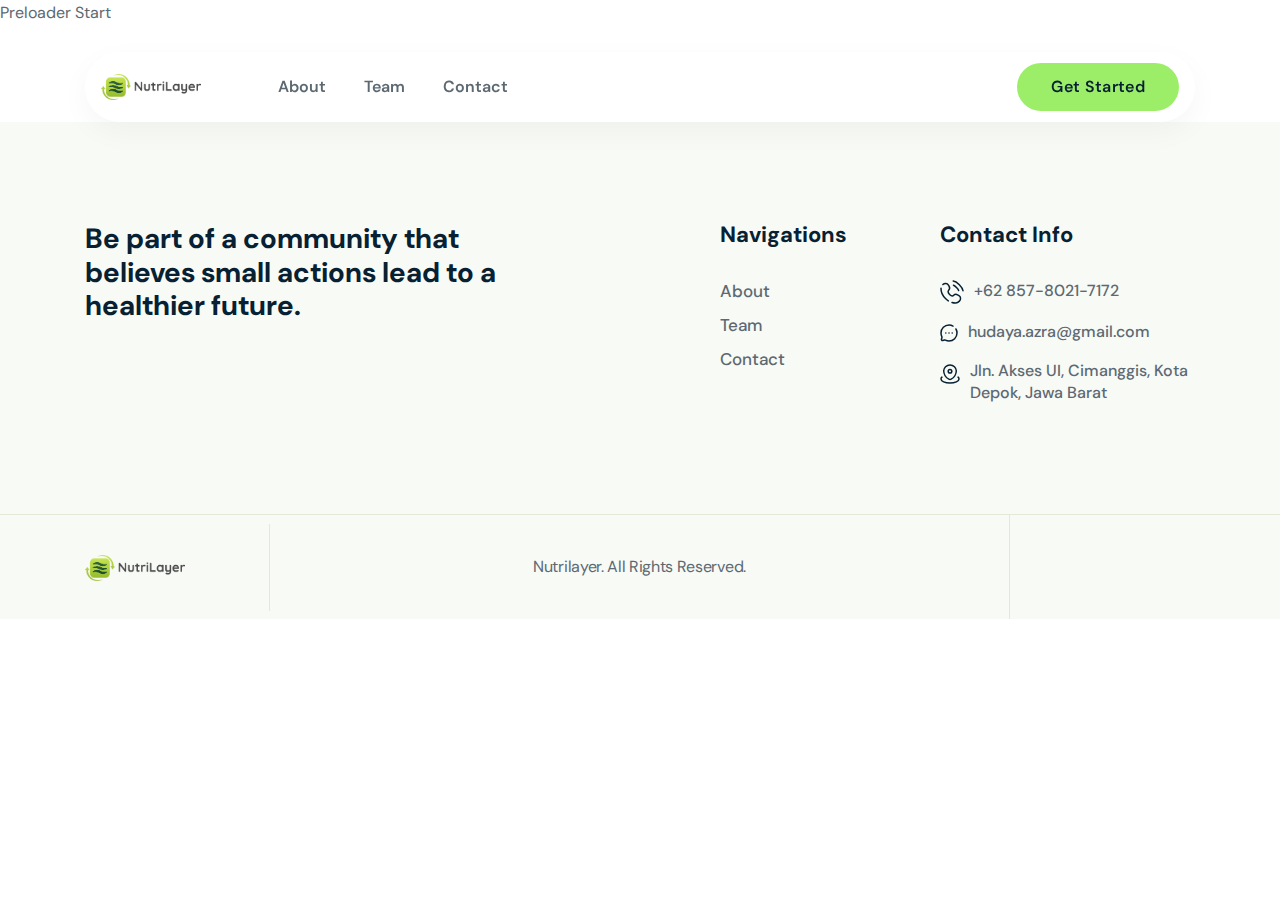
<file: about.html>
<!DOCTYPE html>
<html class="no-js" lang="en">
  <head>
    <meta charset="utf-8" />
    <meta http-equiv="x-ua-compatible" content="ie=edge" />
    <title>Nutrilayer</title>
    <meta
      name="description"
      content="Nutrilayer — sustainable packaging design that inspires trust, wellbeing, and climate care."
    />
    <meta name="viewport" content="width=device-width, initial-scale=1" />

    <!-- Place favicon.ico in the root directory -->
    <link
      rel="shortcut icon"
      type="image/x-icon"
      href="../assets/img/digital/logo/favicon.png"
    />

    <!-- CSS here -->
    <link rel="stylesheet" href="../assets/css/bootstrap.css" />
    <link rel="stylesheet" href="../assets/css/swiper-bundle.css" />
    <link rel="stylesheet" href="../assets/css/magnific-popup.css" />
    <link rel="stylesheet" href="../assets/css/font-awesome-pro.css" />
    <link rel="stylesheet" href="../assets/css/spacing.css" />
    <link rel="stylesheet" href="../assets/css/main.css" />
  </head>

  <body>
    Preloader Start
    <div class="preloader digi-loading">
      <div class="digi-loader"></div>
    </div>
    <!-- Preloader End -->

    <!-- back to top start -->
    <div class="back-to-top-wrapper back-to-top-digi">
      <button id="back_to_top" type="button" class="back-to-top-btn">
        <svg
          width="12"
          height="7"
          viewBox="0 0 12 7"
          fill="none"
          xmlns="http://www.w3.org/2000/svg"
        >
          <path
            d="M11 6L6 1L1 6"
            stroke="currentColor"
            stroke-width="1.5"
            stroke-linecap="round"
            stroke-linejoin="round"
          />
        </svg>
      </button>
    </div>
    <!-- back to top end -->

    <!-- tp-offcanvus-area-end -->
    <div class="tp-offcanvas-area">
      <div class="tp-offcanvas-wrapper">
        <div
          class="tp-offcanvas-top d-flex align-items-center justify-content-between"
        >
          <div class="tp-offcanvas-logo">
            <a href="index.html">
              <img
                data-width="100"
                src="../assets/img/digital/logo/logo.png"
                alt="Nutrilayer logo"
              />
            </a>
          </div>
          <div class="tp-offcanvas-close">
            <button class="tp-offcanvas-close-btn">
              <svg
                width="37"
                height="38"
                viewBox="0 0 37 38"
                fill="none"
                xmlns="http://www.w3.org/2000/svg"
              >
                <path
                  d="M9.19141 9.80762L27.5762 28.1924"
                  stroke="currentColor"
                  stroke-width="1.5"
                  stroke-linecap="round"
                  stroke-linejoin="round"
                />
                <path
                  d="M9.19141 28.1924L27.5762 9.80761"
                  stroke="currentColor"
                  stroke-width="1.5"
                  stroke-linecap="round"
                  stroke-linejoin="round"
                />
              </svg>
            </button>
          </div>
        </div>
        <div class="tp-offcanvas-main">
          <div class="tp-offcanvas-content">
            <h3 class="tp-offcanvas-title">Hello there!</h3>
            <p>
              At Nutrilayer we create packaging that does more than contain — it
              communicates. Our smart pack solutions combine readable nutrition
              data, QR-driven education, and circular-material choices so brands
              can protect product, people, and the planet.
            </p>
          </div>
          <div class="tp-offcanvas-menu d-xl-none">
            <nav></nav>
          </div>
          <div class="tp-offcanvas-contact">
            <h3 class="tp-offcanvas-title fs-20">Contact</h3>
            <ul>
              <li><a href="tel:+6285780217172">+62 857-8021-7172</a></li>
              <li>
                <a href="mailto:hudaya.azra@gmail.com">hudaya.azra@gmail.com</a>
              </li>
              <li>
                <a href="#">Jln. Akses UI, Cimanggis, Depok, West Java</a>
              </li>
            </ul>
          </div>
        </div>
      </div>
    </div>
    <div class="body-overlay"></div>
    <!-- tp-offcanvus-area-end -->

    <header class="tp-header-height">
      <!-- header-area-start -->
      <div class="tp-header-area">
        <div class="tp-header-digi-top d-none d-lg-block"></div>
        <div id="tp-header-sticky" class="tp-header-digi-bottom digi-sticky-bg">
          <div class="container">
            <div
              class="tp-header-digi-wrapper tp-header-md-space tp-round-100 p-relative"
            >
              <div class="row align-items-center">
                <div class="col-xl-9 col-md-4 col-5">
                  <div
                    class="tp-header-digi-menu-wrap d-flex align-items-center"
                  >
                    <div
                      class="tp-header-logo lh-1 d-flex align-content-center"
                    >
                      <a href="index.html"
                        ><img
                          data-width="100"
                          src="../assets/img/digital/logo/logo.png"
                          alt="Nutrilayer logo"
                      /></a>
                    </div>
                    <div
                      class="tp-main-menu tp-main-menu-digi ml-90 d-none d-xl-block"
                    >
                      <nav class="tp-mobile-menu-active">
                        <ul>
                          <li><a href="about.html">About</a></li>
                          <li><a href="team.html">Team</a></li>
                          <li><a href="contact.html">Contact</a></li>
                        </ul>
                      </nav>
                    </div>
                  </div>
                </div>
                <div class="col-xl-3 col-md-8 col-7">
                  <div
                    class="tp-header-digi-btn d-flex align-items-center justify-content-end"
                  >
                    <a
                      class="tp-btn fw-600 tp-text-common-black tp-bg-theme-primary d-none d-sm-block tp-round-100"
                      href="contact.html"
                      >Get Started</a
                    >
                    <button
                      class="tp-header-bar tp-offcanvas-open-btn d-xl-none ml-10"
                    >
                      <span>
                        <svg
                          width="25"
                          height="25"
                          viewBox="0 0 25 25"
                          fill="none"
                          xmlns="http://www.w3.org/2000/svg"
                        >
                          <path
                            d="M21.8808 10.2976H3.8808"
                            stroke="currentcolor"
                            stroke-width="2"
                            stroke-linecap="round"
                            stroke-linejoin="round"
                          />
                          <path
                            d="M21.8808 6.29756H3.8808"
                            stroke="currentcolor"
                            stroke-width="2"
                            stroke-linecap="round"
                            stroke-linejoin="round"
                          />
                          <path
                            d="M21.8808 14.2976H3.8808"
                            stroke="currentcolor"
                            stroke-width="2"
                            stroke-linecap="round"
                            stroke-linejoin="round"
                          />
                          <path
                            d="M21.8808 18.2976H3.8808"
                            stroke="currentcolor"
                            stroke-width="2"
                            stroke-linecap="round"
                            stroke-linejoin="round"
                          />
                        </svg>
                      </span>
                    </button>
                  </div>
                </div>
              </div>
            </div>
          </div>
        </div>
      </div>
      <!-- header-area-end -->
    </header>

    <footer>
      <!-- footer area start -->
      <div class="tp-footer-area tp-whitest-bg pt-155">
        <div class="container">
          <div class="pb-70">
            <div class="row">
              <div class="col-xl-5 col-lg-4 col-md-6">
                <div class="tp-footer-digi-widget mb-40">
                  <h4 class="tp-ff-body fs-28 mb-30">
                    Be part of a community that believes small actions lead to a
                    healthier future.
                  </h4>
                </div>
              </div>
              <div class="col-xl-4 col-lg-4 col-md-6 col-sm-6">
                <div class="tp-footer-digi-widget space mb-40 ml-160">
                  <h4 class="tp-ff-body fs-22 mb-30">Navigations</h4>
                  <ul>
                    <li><a href="#">About</a></li>
                    <li><a href="#">Team</a></li>
                    <li><a href="#">Contact</a></li>
                  </ul>
                </div>
              </div>
              <div class="col-xl-3 col-lg-4 col-md-12 col-sm-6">
                <div class="tp-footer-digi-widget mb-40">
                  <h4 class="tp-ff-body fs-22 mb-30">Contact Info</h4>
                  <div class="d-flex">
                    <span class="mr-10 mb-15">
                      <svg
                        width="24"
                        height="24"
                        viewBox="0 0 24 24"
                        fill="none"
                        xmlns="http://www.w3.org/2000/svg"
                      >
                        <path
                          d="M13.2227 1C13.2227 1 15.9115 1.24444 19.3336 4.66659C22.7558 8.08874 23.0002 10.7776 23.0002 10.7776"
                          stroke="#072032"
                          stroke-width="1.5"
                          stroke-linecap="round"
                        />
                        <path
                          d="M13.4756 5.32031C13.4756 5.32031 14.6855 5.666 16.5004 7.48087C18.3152 9.29574 18.6609 10.5056 18.6609 10.5056"
                          stroke="#072032"
                          stroke-width="1.5"
                          stroke-linecap="round"
                        />
                        <path
                          d="M1.00801 8.25207C0.919597 10.5842 1.50981 14.5447 5.48265 18.5175C6.44111 19.476 7.39885 20.2376 8.33317 20.8403M2.8795 4.59055C4.58196 2.88809 7.29819 3.11683 8.37912 5.05369L9.17234 6.47501C9.88818 7.75769 9.60081 9.44033 8.47337 10.5678C8.47337 10.5678 8.47337 10.5678 8.47337 10.5678C8.47325 10.5679 7.10592 11.9355 9.58533 14.4149C12.0641 16.8936 13.4316 15.5276 13.4324 15.5268C13.4324 15.5268 13.4324 15.5268 13.4325 15.5268C14.5599 14.3994 16.2425 14.112 17.5252 14.8279L18.9465 15.6211C20.8834 16.702 21.1121 19.4182 19.4097 21.1207C18.3867 22.1437 17.1335 22.9397 15.7481 22.9922C14.7532 23.0299 13.4619 22.9441 11.9998 22.5249"
                          stroke="#072032"
                          stroke-width="1.5"
                          stroke-linecap="round"
                        />
                      </svg>
                    </span>
                    <a
                      class="fw-500 hover-text-black fs-16"
                      href="tel:+6285780217172"
                      >+62 857-8021-7172</a
                    >
                  </div>
                  <div class="d-flex mb-15">
                    <span class="mr-10">
                      <svg
                        width="18"
                        height="18"
                        viewBox="0 0 18 18"
                        fill="none"
                        xmlns="http://www.w3.org/2000/svg"
                      >
                        <path
                          d="M6.6 8.99945C6.6 9.44128 6.24183 9.79945 5.8 9.79945C5.35817 9.79945 5 9.44128 5 8.99945C5 8.55762 5.35817 8.19945 5.8 8.19945C6.24183 8.19945 6.6 8.55762 6.6 8.99945Z"
                          fill="#072032"
                        />
                        <path
                          d="M9.8 8.99945C9.8 9.44128 9.44183 9.79945 9 9.79945C8.55817 9.79945 8.2 9.44128 8.2 8.99945C8.2 8.55762 8.55817 8.19945 9 8.19945C9.44183 8.19945 9.8 8.55762 9.8 8.99945Z"
                          fill="#072032"
                        />
                        <path
                          d="M13 8.99945C13 9.44128 12.6418 9.79945 12.2 9.79945C11.7582 9.79945 11.4 9.44128 11.4 8.99945C11.4 8.55762 11.7582 8.19945 12.2 8.19945C12.6418 8.19945 13 8.55762 13 8.99945Z"
                          fill="#072032"
                        />
                        <path
                          d="M13 2.07026C11.8233 1.38958 10.4571 1 9 1C4.58172 1 1 4.58172 1 9C1 10.2797 1.30049 11.4893 1.83477 12.562C1.97675 12.847 2.02401 13.1729 1.94169 13.4805L1.46521 15.2613C1.25836 16.0344 1.96561 16.7416 2.73868 16.5348L4.51951 16.0583C4.82715 15.976 5.15297 16.0233 5.43802 16.1652C6.51069 16.6995 7.72025 17 9 17C13.4183 17 17 13.4183 17 9C17 7.54285 16.6104 6.17669 15.9297 5"
                          stroke="#072032"
                          stroke-width="1.5"
                          stroke-linecap="round"
                        />
                      </svg>
                    </span>
                    <a
                      class="fw-500 hover-text-black fs-16"
                      href="mailto:hudaya.azra@gmail.com"
                      >hudaya.azra@gmail.com</a
                    >
                  </div>
                  <div class="d-flex mb-15">
                    <span class="mr-10">
                      <svg
                        width="20"
                        height="20"
                        viewBox="0 0 20 20"
                        fill="none"
                        xmlns="http://www.w3.org/2000/svg"
                      >
                        <path
                          d="M3.69922 6.86317C3.69922 3.62503 6.51983 1 9.99922 1C13.4786 1 16.2992 3.62503 16.2992 6.86317C16.2992 10.0759 14.2885 13.8249 11.1513 15.1656C10.4199 15.4781 9.57849 15.4781 8.84716 15.1656C5.70996 13.8249 3.69922 10.0759 3.69922 6.86317Z"
                          stroke="#072032"
                          stroke-width="1.5"
                        />
                        <path
                          d="M11.7992 7.3C11.7992 8.29411 10.9933 9.1 9.99922 9.1C9.00511 9.1 8.19922 8.29411 8.19922 7.3C8.19922 6.30589 9.00511 5.5 9.99922 5.5C10.9933 5.5 11.7992 6.30589 11.7992 7.3Z"
                          stroke="#072032"
                          stroke-width="1.5"
                        />
                        <path
                          d="M18.0645 13.1502C18.6633 13.6924 19 14.3036 19 14.9502C19 17.1869 14.9706 19.0002 10 19.0002C5.02944 19.0002 1 17.1869 1 14.9502C1 14.3036 1.33671 13.6924 1.93552 13.1502"
                          stroke="#072032"
                          stroke-width="1.5"
                          stroke-linecap="round"
                        />
                      </svg>
                    </span>
                    <a
                      class="fw-500 hover-text-black lh-22 fs-16"
                      href="https://www.google.com/maps/search/?api=1&query=jln.+akses+ui,+cimanggis,+kota+depok,+jawa+barat"
                      target="_blank"
                      >Jln. Akses UI, Cimanggis, Kota Depok, Jawa Barat</a
                    >
                  </div>
                </div>
              </div>
            </div>
          </div>
        </div>
        <div class="tp-footer-digi-bottom">
          <div class="container">
            <div class="row gx-0 tp-footer-digi-border align-items-center">
              <div class="col-xxl-3 col-xl-2 col-lg-2">
                <div class="mb-10">
                  <a href="index.html"
                    ><img
                      data-width="100"
                      src="../assets/img/digital/logo/logo.png"
                      alt="logo"
                  /></a>
                </div>
              </div>
              <div class="col-xxl-6 col-xl-8 col-lg-8">
                <div class="tp-footer-digi-copyright text-center mb-20">
                  <p class="mb-0 fs-10 mt-10">
                    Nutrilayer. All Rights Reserved.
                  </p>
                </div>
              </div>
              <div class="col-xxl-3 col-xl-2 col-lg-2"></div>
            </div>
          </div>
        </div>
      </div>
      <!-- footer area end -->
    </footer>

    <!-- JS here -->
    <script src="../assets/js/vendor/jquery.js"></script>
    <script src="../assets/js/jquery.appear.js"></script>
    <script src="../assets/js/bootstrap-bundle.js"></script>
    <script src="../assets/js/swiper-bundle.js"></script>
    <script src="../assets/js/magnific-popup.js"></script>
    <script src="../assets/js/nice-select.js"></script>
    <script src="../assets/js/isotope-pkgd.js"></script>
    <script src="../assets/js/imagesloaded-pkgd.js"></script>
    <script src="../assets/js/ajax-form.js"></script>
    <script src="../assets/js/anime.min.js"></script>
    <script src="../assets/js/parallax.js"></script>
    <script src="../assets/js/parallax-scrool.js"></script>
    <script src="../assets/js/Jarallax.js"></script>
    <script src="../assets/js/atropos.js"></script>
    <script src="../assets/js/pie-chart.js"></script>
    <script src="../assets/js/slider-init.js"></script>
    <script src="../assets/js/main.js"></script>
  </body>
</html>
</file>
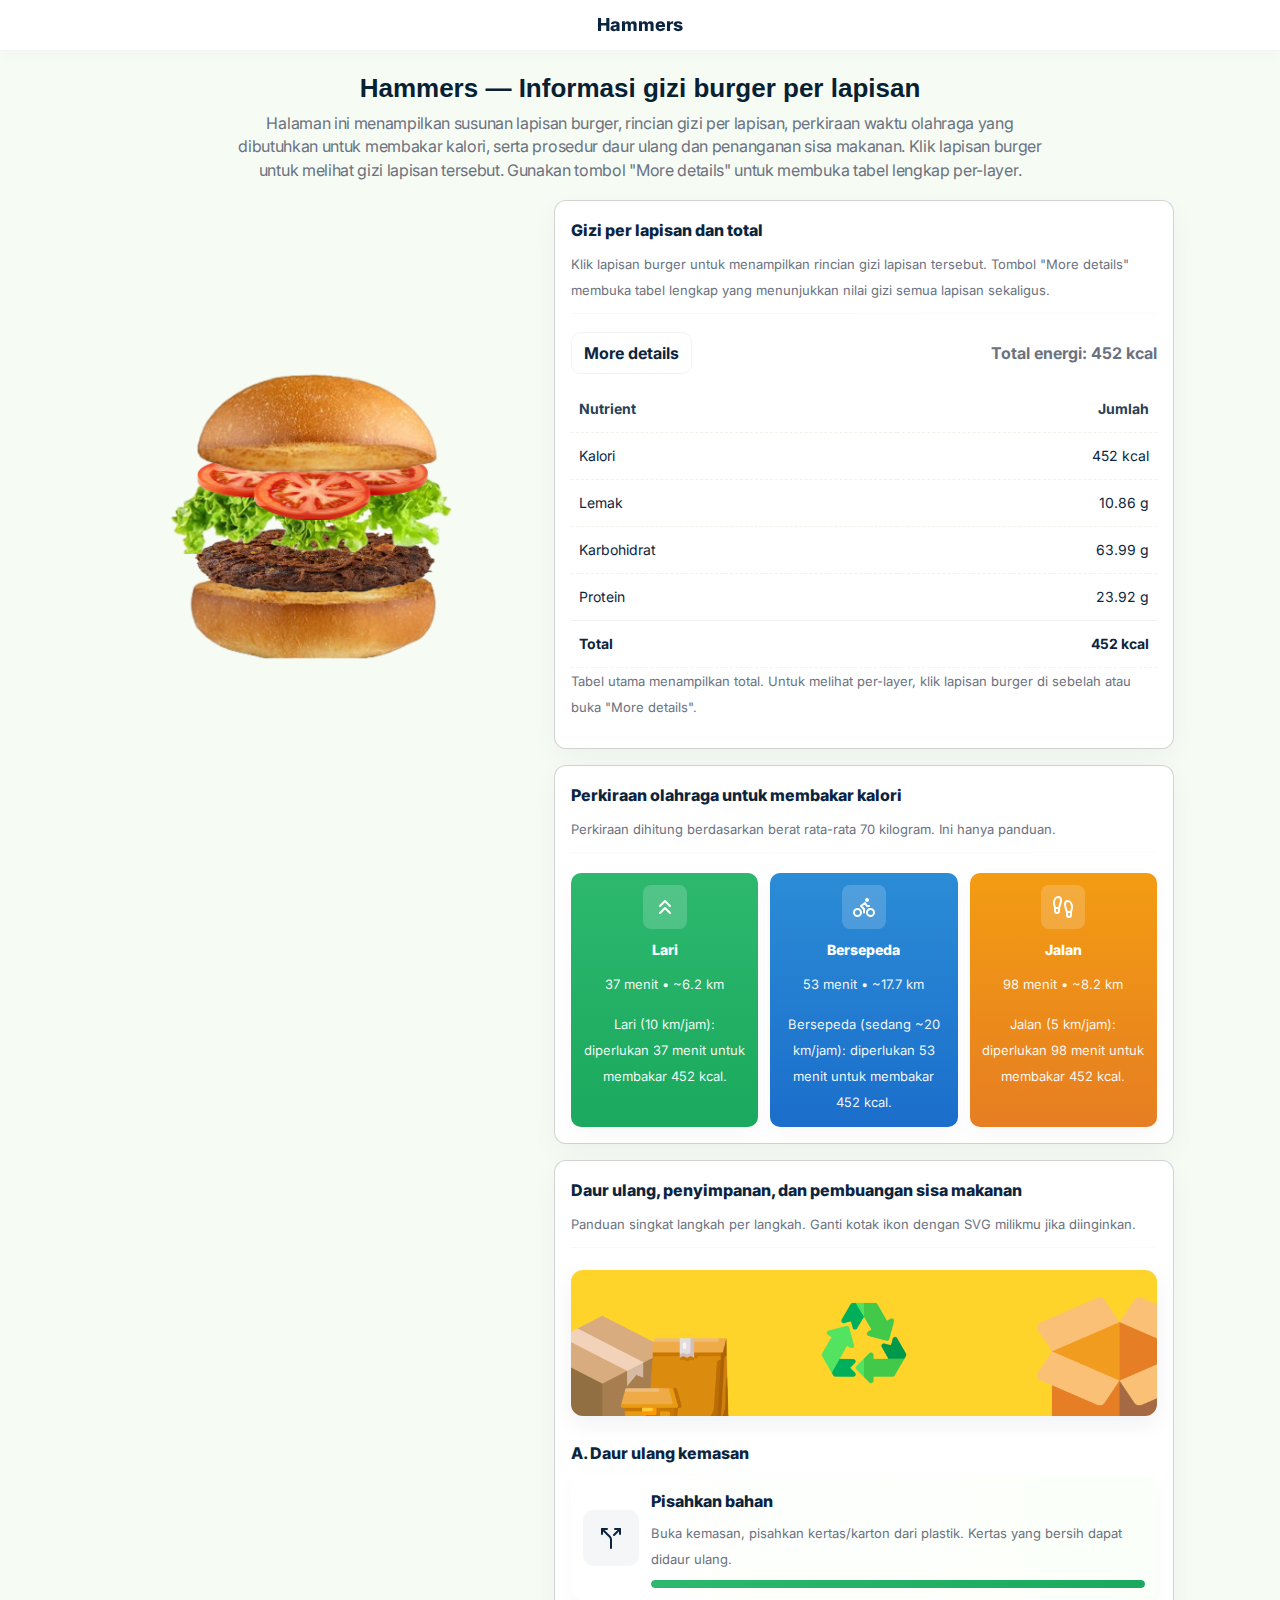
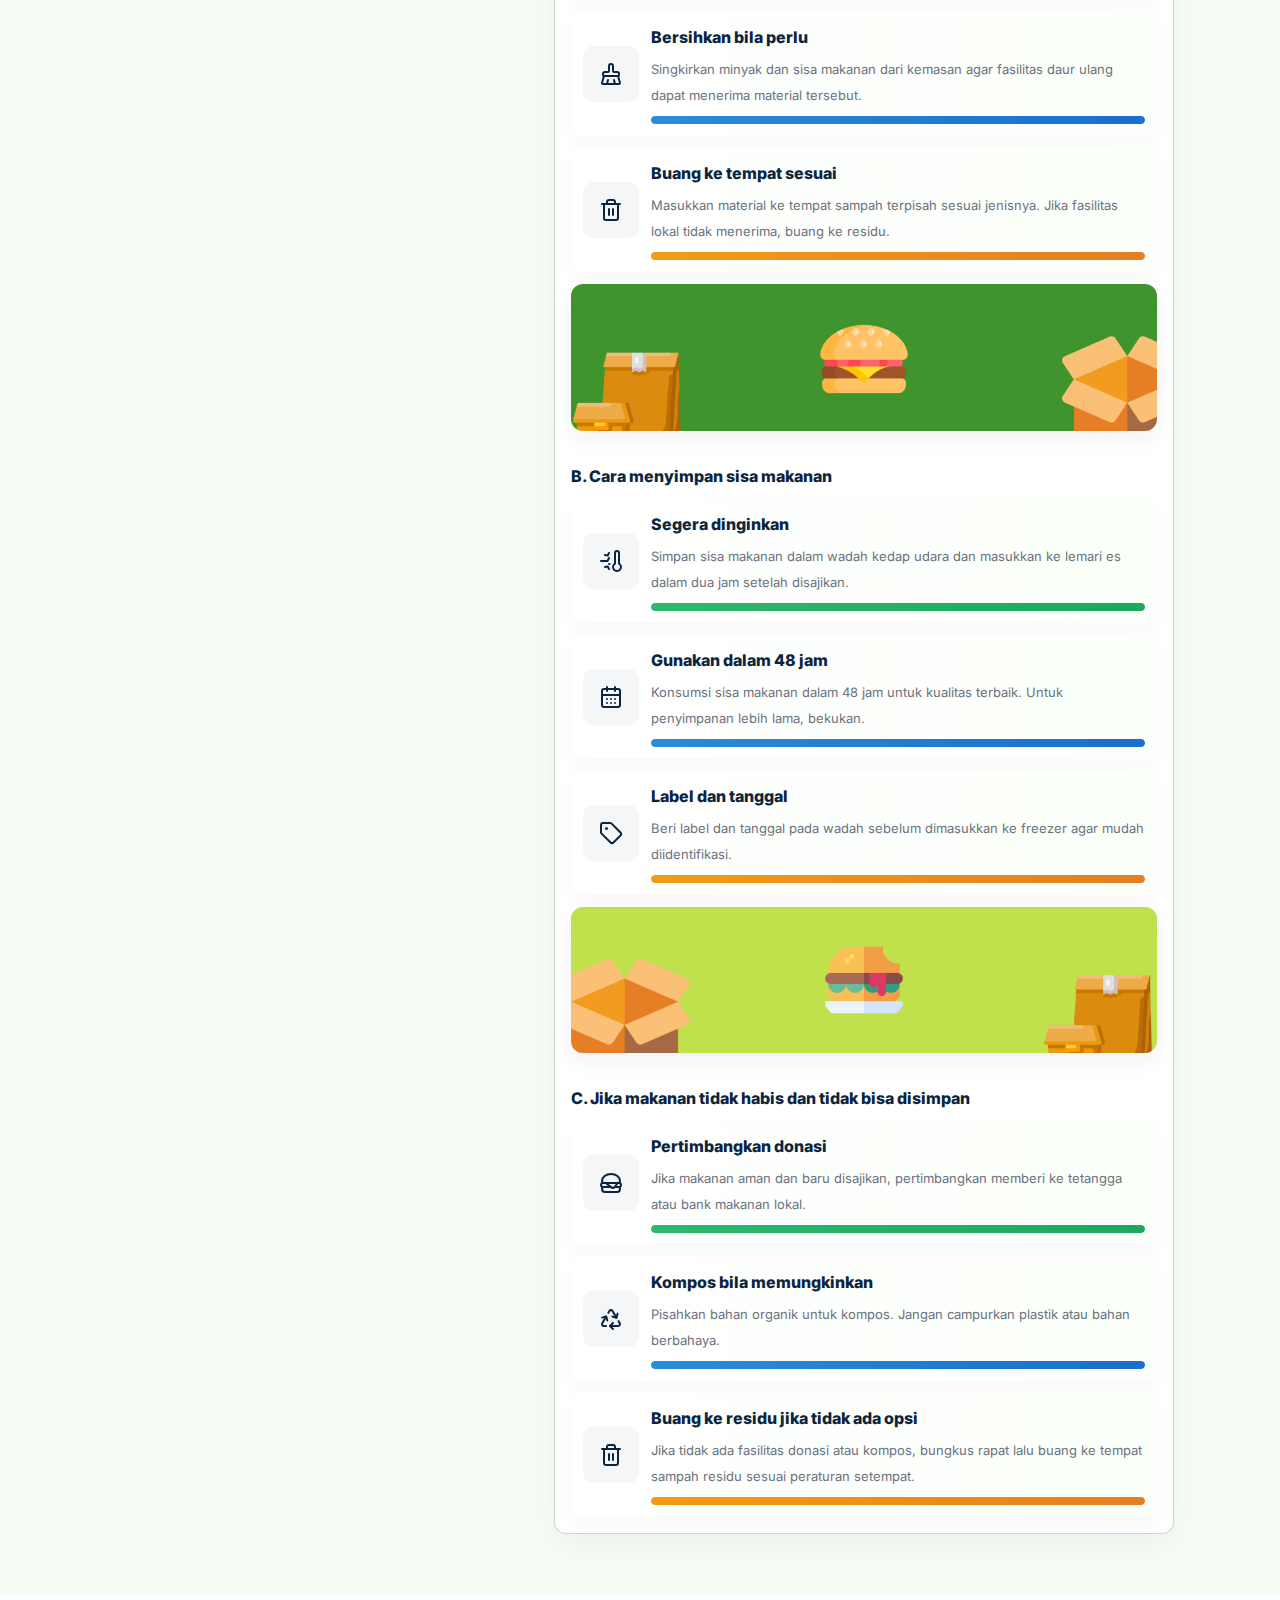
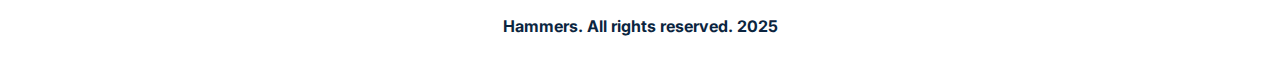
<file: hammers.html>
<!DOCTYPE html>
<html lang="id">
  <head>
    <meta charset="utf-8" />
    <meta name="viewport" content="width=device-width,initial-scale=1" />
    <title>Hammers — Informasi Gizi Burger per Lapisan</title>

    <!-- optional: situs CSS (hapus jika tidak ada) -->
    <link rel="stylesheet" href="/assets/css/bootstrap.css" />
    <link rel="stylesheet" href="/assets/css/main.css" />

    <style>
      :root {
        --bg: #f6fbf4;
        --card: #fff;
        --muted: #6b7280;
        --accent: #2db86e;
        --accent-2: #2b8cd6;
        --accent-3: #f39c12;
        --text: #0b2540;
        --surface: #f9fff7;
      }
      html,
      body {
        margin: 0;
        padding: 0;
        background: var(--bg);
        color: var(--text);
        font-family: Inter, system-ui, Roboto, Arial;
        -webkit-font-smoothing: antialiased;
      }
      a {
        color: inherit;
        text-decoration: none;
      }
      button {
        font-family: inherit;
      }

      /* header */
      header.site-header {
        background: #fff;
        border-bottom: 1px solid rgba(11, 37, 64, 0.05);
        position: sticky;
        top: 0;
        z-index: 1200;
        display: flex;
        align-items: center;
        justify-content: center;
        padding: 12px 16px;
        box-shadow: 0 6px 14px rgba(11, 37, 64, 0.02);
      }
      .site-title {
        font-weight: 800;
        font-size: 18px;
      }

      /* layout */
      main.container {
        max-width: 1100px;
        margin: 22px auto 60px;
        padding: 0 16px;
      }
      .hero-title {
        text-align: center;
        font-size: 26px;
        font-weight: 800;
        margin: 0 0 8px;
      }
      .hero-desc {
        text-align: center;
        color: var(--muted);
        max-width: 820px;
        margin: 0 auto 18px;
        line-height: 1.45;
      }

      .hammers-wrap {
        display: flex;
        gap: 28px;
        align-items: flex-start;
        justify-content: center;
        flex-wrap: wrap;
      }

      /* visual */
      .visual-col {
        flex: 0 1 420px;
        display: flex;
        justify-content: center;
        align-items: flex-start;
        min-height: 260px;
      }
      .burger-stage {
        position: relative;
        width: 100%;
        max-width: 420px;
        height: 460px;
        margin: 0 auto;
        perspective: 1200px;
        display: flex;
        align-items: flex-start;
        justify-content: center;
        padding-top: 8px;
        box-sizing: border-box;
      }
      .burger-stack {
        position: relative;
        width: 78%;
        max-width: 340px;
        height: 100%;
        display: flex;
        align-items: flex-end;
        margin: 0 auto;
        box-sizing: border-box;
      }

      .burger-layer {
        position: absolute;
        left: 50%;
        transform: translateX(-50%);
        width: 100%;
        display: flex;
        justify-content: center;
        align-items: center;
        transition: transform 0.28s ease, filter 0.28s ease;
        cursor: pointer;
        border-radius: 8px;
      }
      .layer-top {
        bottom: 186px;
        z-index: 50;
        animation: floatY 4.4s ease-in-out infinite;
      }
      .layer-tomatoes {
        bottom: 140px;
        z-index: 40;
        animation: floatY 4.8s ease-in-out infinite;
      }
      .layer-lettuce {
        bottom: 106px;
        z-index: 30;
        animation: floatY 5.2s ease-in-out infinite;
      }
      .layer-beef {
        bottom: 66px;
        z-index: 20;
        animation: floatY 5.6s ease-in-out infinite;
      }
      .layer-bottom {
        bottom: 0;
        z-index: 10;
        animation: floatY 6s ease-in-out infinite;
      }

      .layer-img {
        width: 100%;
        height: auto;
        display: block;
        pointer-events: none;
        -webkit-user-drag: none;
        user-drag: none;
      }

      @keyframes floatY {
        0% {
          transform: translateX(-50%) translateY(0);
        }
        50% {
          transform: translateX(-50%) translateY(-6px);
        }
        100% {
          transform: translateX(-50%) translateY(0);
        }
      }
      .burger-layer:hover,
      .burger-layer:active {
        transform: translateX(-50%) translateY(-8px) scale(1.02);
        filter: drop-shadow(0 12px 24px rgba(3, 18, 22, 0.06));
        z-index: 999;
      }
      .burger-layer.selected {
        outline: 3px solid rgba(45, 184, 110, 0.12);
        background: var(--surface);
      }

      /* info column */
      .info-col {
        flex: 1 1 480px;
        min-width: 260px;
        display: flex;
        flex-direction: column;
        gap: 16px;
      }
      .card {
        background: var(--card);
        border-radius: 12px;
        padding: 16px;
        box-shadow: 0 10px 28px rgba(11, 37, 64, 0.04);
      }
      .section-title {
        font-weight: 800;
        font-size: 16px;
        margin-bottom: 8px;
      }
      .divider {
        height: 1px;
        background: linear-gradient(
          90deg,
          rgba(11, 37, 64, 0.03),
          rgba(11, 37, 64, 0.02)
        );
        margin: 10px 0;
        border-radius: 2;
      }

      .nutri-table {
        width: 100%;
        border-collapse: collapse;
        font-size: 14px;
      }
      .nutri-table th,
      .nutri-table td {
        text-align: left;
        padding: 10px 8px;
        border-bottom: 1px dashed #eef4ea;
      }
      .nutri-table th {
        font-weight: 700;
        color: #274055;
      }
      #nutri-foot td {
        border-top: 1px solid rgba(11, 37, 64, 0.06);
      }

      .controls {
        display: flex;
        gap: 10px;
        align-items: center;
        flex-wrap: wrap;
        margin-top: 8px;
      }
      .btn {
        background: var(--accent);
        color: #fff;
        padding: 8px 12px;
        border-radius: 10px;
        border: none;
        font-weight: 700;
        cursor: pointer;
      }
      .btn.ghost {
        background: transparent;
        color: var(--text);
        border: 1px solid rgba(11, 37, 64, 0.06);
      }

      /* details panel */
      .details {
        max-height: 0;
        overflow: hidden;
        transition: max-height 0.32s ease;
      }
      .details.open {
        max-height: 800px;
      }

      /* activity colored cards */
      .activity-grid {
        display: flex;
        gap: 12px;
        flex-wrap: wrap;
        margin-top: 10px;
      }
      .activity-card {
        flex: 1 1 150px;
        min-width: 150px;
        border-radius: 10px;
        padding: 12px;
        display: flex;
        flex-direction: column;
        align-items: center;
        gap: 8px;
        box-shadow: 0 8px 20px rgba(11, 37, 64, 0.03);
        color: white;
      }
      .activity-card.green {
        background: linear-gradient(180deg, var(--accent), #1aa95e);
      }
      .activity-card.blue {
        background: linear-gradient(180deg, var(--accent-2), #1b6ecb);
      }
      .activity-card.orange {
        background: linear-gradient(180deg, var(--accent-3), #e67e22);
      }
      .activity-icon {
        width: 44px;
        height: 44px;
        border-radius: 8px;
        display: flex;
        align-items: center;
        justify-content: center;
        background: rgba(255, 255, 255, 0.18);
      }
      .activity-title {
        font-weight: 800;
        font-size: 14px;
      }
      .activity-desc {
        font-size: 13px;
        color: rgba(255, 255, 255, 0.95);
        text-align: center;
      }

      .small-muted {
        color: var(--muted);
        font-size: 13px;
      }

      /* infographics/procedure steps (recycling / storage / disposal) */
      .proc {
        display: flex;
        flex-direction: column;
        gap: 12px;
        margin-top: 10px;
      }
      .step {
        display: flex;
        align-items: center;
        gap: 12px;
        padding: 12px;
        border-radius: 12px;
        background: linear-gradient(90deg, #fff, #fbfff9);
        box-shadow: 0 8px 20px rgba(11, 37, 64, 0.03);
      }
      .step .icon {
        width: 56px;
        height: 56px;
        border-radius: 10px;
        background: rgba(11, 37, 64, 0.04);
        display: flex;
        align-items: center;
        justify-content: center;
      }
      .step .meta {
        flex: 1;
      }
      .step .meta .title {
        font-weight: 800;
      }
      .step .meta .desc {
        font-size: 13px;
        color: var(--muted);
        margin-top: 6px;
      }
      .progress-bar {
        height: 8px;
        border-radius: 999px;
        background: rgba(11, 37, 64, 0.06);
        overflow: hidden;
        margin-top: 8px;
      }
      .progress-bar > span {
        display: block;
        height: 100%;
        border-radius: 999px;
      }

      .step.green .progress-bar > span {
        background: linear-gradient(90deg, var(--accent), #1aa95e);
        width: 100%;
      }
      .step.blue .progress-bar > span {
        background: linear-gradient(90deg, var(--accent-2), #1b6ecb);
        width: 100%;
      }
      .step.orange .progress-bar > span {
        background: linear-gradient(90deg, var(--accent-3), #e67e22);
        width: 100%;
      }

      /* ---------- BANNER (4:1) ---------- */
      .banner-4x1 {
        width: 100%;
        max-width: 980px;
        margin: 12px auto 18px;
        border-radius: 12px;
        overflow: hidden;
        box-shadow: 0 8px 22px rgba(11, 37, 64, 0.06);
      }
      .banner-4x1 .banner-media {
        width: 100%;
        aspect-ratio: 4 / 1;
        display: block;
        background: #e9f5ee;
        position: relative;
      }
      .banner-4x1 .banner-media img {
        width: 100%;
        height: 100%;
        object-fit: cover;
        display: block;
      }
      .banner-4x1 .banner-overlay {
        position: absolute;
        left: 0;
        top: 0;
        width: 100%;
        height: 100%;
        display: flex;
        align-items: center;
        justify-content: center;
        pointer-events: none;
        color: white;
        text-shadow: 0 3px 10px rgba(0, 0, 0, 0.35);
      }
      .banner-4x1 .banner-overlay .text {
        font-weight: 800;
        font-size: 18px;
        padding: 8px 14px;
        background: rgba(0, 0, 0, 0.22);
        border-radius: 999px;
      }
      /* responsive tweaks */
      @media (max-width: 520px) {
        .banner-4x1 {
          max-width: 92%;
          margin: 10px auto;
        }
        .banner-4x1 .banner-overlay .text {
          font-size: 15px;
          padding: 6px 10px;
        }
      }

      /* footer */
      footer.site-footer {
        background: #fff;
        padding: 18px 16px;
        border-top: 1px solid rgba(11, 37, 64, 0.04);
        text-align: center;
        color: var(--muted);
      }
      footer .copy {
        font-weight: 700;
        color: var(--text);
      }

      /* mobile stacked layers */
      @media (max-width: 980px) {
        .hammers-wrap {
          flex-direction: column;
          align-items: center;
        }
        .visual-col {
          order: 1;
          width: 100%;
        }
        .info-col {
          order: 2;
          width: 100%;
        }
        .burger-stage {
          height: auto;
          padding-top: 12px;
          padding-bottom: 8px;
        }
        .burger-stack {
          height: auto;
          width: 92%;
          display: flex;
          flex-direction: column;
          align-items: center;
          gap: 8px;
          padding-bottom: 6px;
        }
        .burger-layer {
          position: relative;
          left: auto;
          transform: none;
          width: 86%;
          margin: 0 auto;
          display: flex;
          justify-content: center;
          align-items: center;
        }
        .layer-top,
        .layer-tomatoes,
        .layer-lettuce,
        .layer-beef,
        .layer-bottom {
          bottom: auto;
          animation: none;
        }
      }
      @media (max-width: 520px) {
        .burger-stack {
          width: 92%;
          max-width: 280px;
        }
        .activity-card {
          min-width: 120px;
        }
        .hero-title {
          font-size: 20px;
        }
      }
    </style>
  </head>
  <body>
    <header class="site-header" role="banner">
      <div class="site-title">Hammers</div>
    </header>

    <main class="container" role="main" aria-labelledby="pageTitle">
      <h1 id="pageTitle" class="hero-title">
        Hammers — Informasi gizi burger per lapisan
      </h1>
      <p class="hero-desc">
        Halaman ini menampilkan susunan lapisan burger, rincian gizi per
        lapisan, perkiraan waktu olahraga yang dibutuhkan untuk membakar kalori,
        serta prosedur daur ulang dan penanganan sisa makanan. Klik lapisan
        burger untuk melihat gizi lapisan tersebut. Gunakan tombol "More
        details" untuk membuka tabel lengkap per-layer.
      </p>

      <div
        class="hammers-wrap"
        role="region"
        aria-label="Burger visual dan informasi"
      >
        <!-- VISUAL -->
        <div class="visual-col" aria-hidden="false">
          <div class="burger-stage" aria-label="Ilustrasi lapisan burger">
            <div
              class="burger-stack"
              role="img"
              aria-label="Lapisan burger: Top bun, Tomatoes, Lettuce, Beef, Bottom bun"
            >
              <div
                class="burger-layer layer-top"
                data-id="top-bun"
                tabindex="0"
                data-name="Top bun"
              >
                <img
                  class="layer-img"
                  src="./assets/img/hamburger/top.png"
                  alt="Top bun"
                />
              </div>

              <div
                class="burger-layer layer-tomatoes"
                data-id="tomatoes"
                tabindex="0"
                data-name="Tomatoes"
              >
                <img
                  class="layer-img"
                  src="./assets/img/hamburger/tomatoes.png"
                  alt="Tomatoes"
                />
              </div>

              <div
                class="burger-layer layer-lettuce"
                data-id="lettuce"
                tabindex="0"
                data-name="Lettuce"
              >
                <img
                  class="layer-img"
                  src="./assets/img/hamburger/lettuce.png"
                  alt="Lettuce"
                />
              </div>

              <div
                class="burger-layer layer-beef"
                data-id="beef"
                tabindex="0"
                data-name="Beef (patty)"
              >
                <img
                  class="layer-img"
                  src="./assets/img/hamburger/patty.png"
                  alt="Beef patty"
                />
              </div>

              <div
                class="burger-layer layer-bottom"
                data-id="bottom-bun"
                tabindex="0"
                data-name="Bottom bun"
              >
                <img
                  class="layer-img"
                  src="./assets/img/hamburger/bottom.png"
                  alt="Bottom bun"
                />
              </div>
            </div>
          </div>
        </div>

        <!-- INFO -->
        <div class="info-col">
          <!-- Gizi -->
          <section class="card" aria-labelledby="sec-gizi">
            <div id="sec-gizi" class="section-title">
              Gizi per lapisan dan total
            </div>
            <div class="small-muted">
              Klik lapisan burger untuk menampilkan rincian gizi lapisan
              tersebut. Tombol "More details" membuka tabel lengkap yang
              menunjukkan nilai gizi semua lapisan sekaligus.
            </div>
            <div class="divider"></div>

            <div
              class="controls"
              style="justify-content: space-between; align-items: center"
            >
              <div style="display: flex; gap: 8px; align-items: center">
                <button
                  id="moreDetailsBtn"
                  class="btn ghost"
                  aria-expanded="false"
                >
                  More details
                </button>
              </div>
              <div
                style="text-align: right; color: var(--muted); font-weight: 700"
              >
                Total energi: <span id="total-calories">--</span>
              </div>
            </div>

            <table
              class="nutri-table"
              aria-describedby="note-gizi"
              style="margin-top: 12px"
            >
              <thead>
                <tr>
                  <th>Nutrient</th>
                  <th style="text-align: right">Jumlah</th>
                </tr>
              </thead>
              <tbody id="nutri-body"></tbody>
              <tfoot id="nutri-foot"></tfoot>
            </table>

            <div id="note-gizi" class="small-muted">
              Tabel utama menampilkan total. Untuk melihat per-layer, klik
              lapisan burger di sebelah atau buka "More details".
            </div>

            <!-- details (collapsed) -->
            <div
              id="detailsPanel"
              class="details"
              aria-hidden="true"
              style="margin-top: 12px"
            >
              <div class="divider"></div>
              <div style="font-weight: 800; margin-bottom: 8px">
                Rincian per lapisan
              </div>
              <table class="nutri-table" id="perlayer-table">
                <thead>
                  <tr>
                    <th>Lapisan</th>
                    <th style="text-align: right">Kalori</th>
                    <th style="text-align: right">Lemak (g)</th>
                    <th style="text-align: right">Karbohidrat (g)</th>
                    <th style="text-align: right">Protein (g)</th>
                  </tr>
                </thead>
                <tbody id="perlayer-body"></tbody>
                <tfoot id="perlayer-foot"></tfoot>
              </table>
            </div>
          </section>

          <!-- Exercise -->
          <section class="card" aria-labelledby="sec-olahraga">
            <div id="sec-olahraga" class="section-title">
              Perkiraan olahraga untuk membakar kalori
            </div>
            <div class="small-muted">
              Perkiraan dihitung berdasarkan berat rata-rata 70 kilogram. Ini
              hanya panduan.
            </div>
            <div class="divider"></div>

            <div class="activity-grid" id="activityGrid"></div>
          </section>

          <!-- Recycling / Storage / Disposal procedural infographic -->
          <section class="card" aria-labelledby="sec-daur">
            <div id="sec-daur" class="section-title">
              Daur ulang, penyimpanan, dan pembuangan sisa makanan
            </div>
            <div class="small-muted">
              Panduan singkat langkah per langkah. Ganti kotak ikon dengan SVG
              milikmu jika diinginkan.
            </div>
            <div class="divider"></div>

            <!-- ====== BANNER 4:1 (inserted here, before A/B/C) ====== -->
            <div class="banner-4x1" role="img">
              <div class="banner-media">
                <!--
                  Ganti src berikut dengan banner milikmu. Banner harus berasio 4:1.
                  Contoh ukuran: 1200x300 px.
                -->
                <img
                  src="./assets/img/banner-recycle.png"
                  alt="Banner Daur ulang"
                />
                <!-- Optional overlay text (hapus jika tidak perlu) -->
                <div class="banner-overlay" aria-hidden="true"></div>
              </div>
            </div>
            <!-- ====== end banner ====== -->

            <!-- SECTION A: Daur ulang (prosedur) -->
            <div style="margin-top: 6px">
              <div style="font-weight: 800; margin-bottom: 8px">
                A. Daur ulang kemasan
              </div>
              <div class="proc">
                <div class="step green">
                  <div class="icon" aria-hidden="true">
                    <svg
                      xmlns="http://www.w3.org/2000/svg"
                      width="24"
                      height="24"
                      viewBox="0 0 24 24"
                      fill="none"
                      stroke="currentColor"
                      stroke-width="2"
                      stroke-linecap="round"
                      stroke-linejoin="round"
                    >
                      <path d="M16 3h5v5" />
                      <path d="M8 3H3v5" />
                      <path d="M12 22v-8.3a4 4 0 0 0-1.172-2.872L3 3" />
                      <path d="m15 9 6-6" />
                    </svg>
                  </div>
                  <div class="meta">
                    <div class="title">Pisahkan bahan</div>
                    <div class="desc">
                      Buka kemasan, pisahkan kertas/karton dari plastik. Kertas
                      yang bersih dapat didaur ulang.
                    </div>
                    <div class="progress-bar"><span></span></div>
                  </div>
                </div>

                <div class="step blue">
                  <div class="icon" aria-hidden="true">
                    <svg
                      xmlns="http://www.w3.org/2000/svg"
                      width="24"
                      height="24"
                      viewBox="0 0 24 24"
                      fill="none"
                      stroke="currentColor"
                      stroke-width="2"
                      stroke-linecap="round"
                      stroke-linejoin="round"
                    >
                      <path d="m16 22-1-4" />
                      <path
                        d="M19 13.99a1 1 0 0 0 1-1V12a2 2 0 0 0-2-2h-3a1 1 0 0 1-1-1V4a2 2 0 0 0-4 0v5a1 1 0 0 1-1 1H6a2 2 0 0 0-2 2v.99a1 1 0 0 0 1 1"
                      />
                      <path
                        d="M5 14h14l1.973 6.767A1 1 0 0 1 20 22H4a1 1 0 0 1-.973-1.233z"
                      />
                      <path d="m8 22 1-4" />
                    </svg>
                  </div>
                  <div class="meta">
                    <div class="title">Bersihkan bila perlu</div>
                    <div class="desc">
                      Singkirkan minyak dan sisa makanan dari kemasan agar
                      fasilitas daur ulang dapat menerima material tersebut.
                    </div>
                    <div class="progress-bar"><span></span></div>
                  </div>
                </div>

                <div class="step orange">
                  <div class="icon" aria-hidden="true">
                    <svg
                      xmlns="http://www.w3.org/2000/svg"
                      width="24"
                      height="24"
                      viewBox="0 0 24 24"
                      fill="none"
                      stroke="currentColor"
                      stroke-width="2"
                      stroke-linecap="round"
                      stroke-linejoin="round"
                    >
                      <path d="M10 11v6" />
                      <path d="M14 11v6" />
                      <path d="M19 6v14a2 2 0 0 1-2 2H7a2 2 0 0 1-2-2V6" />
                      <path d="M3 6h18" />
                      <path d="M8 6V4a2 2 0 0 1 2-2h4a2 2 0 0 1 2 2v2" />
                    </svg>
                  </div>
                  <div class="meta">
                    <div class="title">Buang ke tempat sesuai</div>
                    <div class="desc">
                      Masukkan material ke tempat sampah terpisah sesuai
                      jenisnya. Jika fasilitas lokal tidak menerima, buang ke
                      residu.
                    </div>
                    <div class="progress-bar"><span></span></div>
                  </div>
                </div>
              </div>
            </div>
            <!-- ====== BANNER 4:1 (inserted here, before A/B/C) ====== -->
            <div class="banner-4x1" role="img">
              <div class="banner-media">
                <!--
                  Ganti src berikut dengan banner milikmu. Banner harus berasio 4:1.
                  Contoh ukuran: 1200x300 px.
                -->
                <img src="./assets/img/abnner.png" alt="Banner Daur ulang" />
                <!-- Optional overlay text (hapus jika tidak perlu) -->
                <div class="banner-overlay" aria-hidden="true"></div>
              </div>
            </div>
            <!-- ====== end banner ====== -->
            <!-- SECTION B: Penyimpanan jika makanan tidak habis -->
            <div style="margin-top: 14px">
              <div style="font-weight: 800; margin-bottom: 8px">
                B. Cara menyimpan sisa makanan
              </div>
              <div class="proc">
                <div class="step green">
                  <div class="icon" aria-hidden="true">
                    <svg
                      xmlns="http://www.w3.org/2000/svg"
                      width="24"
                      height="24"
                      viewBox="0 0 24 24"
                      fill="none"
                      stroke="currentColor"
                      stroke-width="2"
                      stroke-linecap="round"
                      stroke-linejoin="round"
                    >
                      <path d="m10 20-1.25-2.5L6 18" />
                      <path d="M10 4 8.75 6.5 6 6" />
                      <path d="M10.585 15H10" />
                      <path d="M2 12h6.5L10 9" />
                      <path d="M20 14.54a4 4 0 1 1-4 0V4a2 2 0 0 1 4 0z" />
                    </svg>
                  </div>
                  <div class="meta">
                    <div class="title">Segera dinginkan</div>
                    <div class="desc">
                      Simpan sisa makanan dalam wadah kedap udara dan masukkan
                      ke lemari es dalam dua jam setelah disajikan.
                    </div>
                    <div class="progress-bar"><span></span></div>
                  </div>
                </div>

                <div class="step blue">
                  <div class="icon" aria-hidden="true">
                    <svg
                      xmlns="http://www.w3.org/2000/svg"
                      width="24"
                      height="24"
                      viewBox="0 0 24 24"
                      fill="none"
                      stroke="currentColor"
                      stroke-width="2"
                      stroke-linecap="round"
                      stroke-linejoin="round"
                    >
                      <path d="M8 2v4" />
                      <path d="M16 2v4" />
                      <rect width="18" height="18" x="3" y="4" rx="2" />
                      <path d="M3 10h18" />
                      <path d="M8 14h.01" />
                      <path d="M12 14h.01" />
                      <path d="M16 14h.01" />
                      <path d="M8 18h.01" />
                      <path d="M12 18h.01" />
                      <path d="M16 18h.01" />
                    </svg>
                  </div>
                  <div class="meta">
                    <div class="title">Gunakan dalam 48 jam</div>
                    <div class="desc">
                      Konsumsi sisa makanan dalam 48 jam untuk kualitas terbaik.
                      Untuk penyimpanan lebih lama, bekukan.
                    </div>
                    <div class="progress-bar"><span></span></div>
                  </div>
                </div>

                <div class="step orange">
                  <div class="icon" aria-hidden="true">
                    <svg
                      xmlns="http://www.w3.org/2000/svg"
                      width="24"
                      height="24"
                      viewBox="0 0 24 24"
                      fill="none"
                      stroke="currentColor"
                      stroke-width="2"
                      stroke-linecap="round"
                      stroke-linejoin="round"
                    >
                      <path
                        d="M12.586 2.586A2 2 0 0 0 11.172 2H4a2 2 0 0 0-2 2v7.172a2 2 0 0 0 .586 1.414l8.704 8.704a2.426 2.426 0 0 0 3.42 0l6.58-6.58a2.426 2.426 0 0 0 0-3.42z"
                      />
                      <circle cx="7.5" cy="7.5" r=".5" fill="currentColor" />
                    </svg>
                  </div>
                  <div class="meta">
                    <div class="title">Label dan tanggal</div>
                    <div class="desc">
                      Beri label dan tanggal pada wadah sebelum dimasukkan ke
                      freezer agar mudah diidentifikasi.
                    </div>
                    <div class="progress-bar"><span></span></div>
                  </div>
                </div>
              </div>
            </div>
            <!-- ====== BANNER 4:1 (inserted here, before A/B/C) ====== -->
            <div class="banner-4x1" role="img">
              <div class="banner-media">
                <!--
                  Ganti src berikut dengan banner milikmu. Banner harus berasio 4:1.
                  Contoh ukuran: 1200x300 px.
                -->
                <img
                  src="./assets/img/banner-tidak.png"
                  alt="Banner Daur ulang"
                />
                <!-- Optional overlay text (hapus jika tidak perlu) -->
                <div class="banner-overlay" aria-hidden="true"></div>
              </div>
            </div>
            <!-- ====== end banner ====== -->
            <!-- SECTION C: Cara membuang makanan jika tidak habis -->
            <div style="margin-top: 14px">
              <div style="font-weight: 800; margin-bottom: 8px">
                C. Jika makanan tidak habis dan tidak bisa disimpan
              </div>
              <div class="proc">
                <div class="step green">
                  <div class="icon" aria-hidden="true">
                    <svg
                      xmlns="http://www.w3.org/2000/svg"
                      width="24"
                      height="24"
                      viewBox="0 0 24 24"
                      fill="none"
                      stroke="currentColor"
                      stroke-width="2"
                      stroke-linecap="round"
                      stroke-linejoin="round"
                    >
                      <path d="M12 16H4a2 2 0 1 1 0-4h16a2 2 0 1 1 0 4h-4.25" />
                      <path
                        d="M5 12a2 2 0 0 1-2-2 9 7 0 0 1 18 0 2 2 0 0 1-2 2"
                      />
                      <path
                        d="M5 16a2 2 0 0 0-2 2 3 3 0 0 0 3 3h12a3 3 0 0 0 3-3 2 2 0 0 0-2-2q0 0 0 0"
                      />
                      <path d="m6.67 12 6.13 4.6a2 2 0 0 0 2.8-.4l3.15-4.2" />
                    </svg>
                  </div>
                  <div class="meta">
                    <div class="title">Pertimbangkan donasi</div>
                    <div class="desc">
                      Jika makanan aman dan baru disajikan, pertimbangkan
                      memberi ke tetangga atau bank makanan lokal.
                    </div>
                    <div class="progress-bar"><span></span></div>
                  </div>
                </div>

                <div class="step blue">
                  <div class="icon" aria-hidden="true">
                    <svg
                      xmlns="http://www.w3.org/2000/svg"
                      width="24"
                      height="24"
                      viewBox="0 0 24 24"
                      fill="none"
                      stroke="currentColor"
                      stroke-width="2"
                      stroke-linecap="round"
                      stroke-linejoin="round"
                    >
                      <path
                        d="M7 19H4.815a1.83 1.83 0 0 1-1.57-.881 1.785 1.785 0 0 1-.004-1.784L7.196 9.5"
                      />
                      <path
                        d="M11 19h8.203a1.83 1.83 0 0 0 1.556-.89 1.784 1.784 0 0 0 0-1.775l-1.226-2.12"
                      />
                      <path d="m14 16-3 3 3 3" />
                      <path d="M8.293 13.596 7.196 9.5 3.1 10.598" />
                      <path
                        d="m9.344 5.811 1.093-1.892A1.83 1.83 0 0 1 11.985 3a1.784 1.784 0 0 1 1.546.888l3.943 6.843"
                      />
                      <path d="m13.378 9.633 4.096 1.098 1.097-4.096" />
                    </svg>
                  </div>
                  <div class="meta">
                    <div class="title">Kompos bila memungkinkan</div>
                    <div class="desc">
                      Pisahkan bahan organik untuk kompos. Jangan campurkan
                      plastik atau bahan berbahaya.
                    </div>
                    <div class="progress-bar"><span></span></div>
                  </div>
                </div>

                <div class="step orange">
                  <div class="icon" aria-hidden="true">
                    <svg
                      xmlns="http://www.w3.org/2000/svg"
                      width="24"
                      height="24"
                      viewBox="0 0 24 24"
                      fill="none"
                      stroke="currentColor"
                      stroke-width="2"
                      stroke-linecap="round"
                      stroke-linejoin="round"
                    >
                      <path d="M10 11v6" />
                      <path d="M14 11v6" />
                      <path d="M19 6v14a2 2 0 0 1-2 2H7a2 2 0 0 1-2-2V6" />
                      <path d="M3 6h18" />
                      <path d="M8 6V4a2 2 0 0 1 2-2h4a2 2 0 0 1 2 2v2" />
                    </svg>
                  </div>
                  <div class="meta">
                    <div class="title">Buang ke residu jika tidak ada opsi</div>
                    <div class="desc">
                      Jika tidak ada fasilitas donasi atau kompos, bungkus rapat
                      lalu buang ke tempat sampah residu sesuai peraturan
                      setempat.
                    </div>
                    <div class="progress-bar"><span></span></div>
                  </div>
                </div>
              </div>
            </div>
          </section>
        </div>
        <!-- info-col -->
      </div>
      <!-- hammers-wrap -->
    </main>

    <footer class="site-footer" role="contentinfo">
      <div class="copy">Hammers. All rights reserved. 2025</div>
    </footer>

    <script>
      /* ========================
        Data per-layer (sumber darimu)
        Keys sesuai atribut data-id pada layer HTML
        ======================== */
      const LAYERS = {
        "top-bun": {
          name: "Top bun",
          fat: 1.67,
          carbs: 31.11,
          prot: 6.67,
          calories: 167,
        },
        tomatoes: {
          name: "Tomatoes",
          fat: 0.06,
          carbs: 1.18,
          prot: 0.26,
          calories: 5,
        },
        lettuce: {
          name: "Lettuce",
          fat: 0.03,
          carbs: 0.59,
          prot: 0.18,
          calories: 3,
        },
        beef: {
          name: "Beef (patty)",
          fat: 7.43,
          carbs: 0.0,
          prot: 10.14,
          calories: 110,
        },
        "bottom-bun": {
          name: "Bottom bun",
          fat: 1.67,
          carbs: 31.11,
          prot: 6.67,
          calories: 167,
        },
      };

      function computeTotals(map) {
        let f = 0,
          c = 0,
          p = 0,
          k = 0;
        for (const kname of Object.keys(map)) {
          const v = map[kname];
          f += Number(v.fat) || 0;
          c += Number(v.carbs) || 0;
          p += Number(v.prot) || 0;
          k += Number(v.calories) || 0;
        }
        return {
          fat: Math.round(f * 100) / 100,
          carbs: Math.round(c * 100) / 100,
          prot: Math.round(p * 100) / 100,
          calories: Math.round(k),
        };
      }

      const TOTALS = computeTotals(LAYERS);

      // DOM refs
      const nutriBody = document.getElementById("nutri-body");
      const nutriFoot = document.getElementById("nutri-foot");
      const totalCaloriesEl = document.getElementById("total-calories");
      const detailsPanel = document.getElementById("detailsPanel");
      const moreDetailsBtn = document.getElementById("moreDetailsBtn");
      const perlayerBody = document.getElementById("perlayer-body");
      const perlayerFoot = document.getElementById("perlayer-foot");
      const activityGrid = document.getElementById("activityGrid");

      // helpers
      function escapeHtml(s) {
        return String(s).replace(/[&<>"']/g, function (m) {
          return {
            "&": "&amp;",
            "<": "&lt;",
            ">": "&gt;",
            '"': "&quot;",
            "'": "&#39;",
          }[m];
        });
      }

      function renderTotals() {
        nutriBody.innerHTML = `
          <tr><td>Kalori</td><td style="text-align:right">${
            TOTALS.calories
          } kcal</td></tr>
          <tr><td>Lemak</td><td style="text-align:right">${TOTALS.fat.toFixed(
            2
          )} g</td></tr>
          <tr><td>Karbohidrat</td><td style="text-align:right">${TOTALS.carbs.toFixed(
            2
          )} g</td></tr>
          <tr><td>Protein</td><td style="text-align:right">${TOTALS.prot.toFixed(
            2
          )} g</td></tr>
        `;
        nutriFoot.innerHTML = `<tr><td style="font-weight:700">Total</td><td style="text-align:right;font-weight:700">${TOTALS.calories} kcal</td></tr>`;
        totalCaloriesEl.textContent = `${TOTALS.calories} kcal`;
        document
          .querySelectorAll(".burger-layer")
          .forEach((el) => el.classList.remove("selected"));
      }

      function renderLayer(id) {
        const layer = LAYERS[id];
        if (!layer) return;
        nutriBody.innerHTML = `
          <tr><td style="font-weight:700">${escapeHtml(
            layer.name
          )}</td><td></td></tr>
          <tr><td>Kalori</td><td style="text-align:right">${Math.round(
            layer.calories
          )} kcal</td></tr>
          <tr><td>Lemak</td><td style="text-align:right">${Number(
            layer.fat
          ).toFixed(2)} g</td></tr>
          <tr><td>Karbohidrat</td><td style="text-align:right">${Number(
            layer.carbs
          ).toFixed(2)} g</td></tr>
          <tr><td>Protein</td><td style="text-align:right">${Number(
            layer.prot
          ).toFixed(2)} g</td></tr>
        `;
        nutriFoot.innerHTML = `<tr><td style="font-weight:700">Lapisan</td><td style="text-align:right;font-weight:700">${escapeHtml(
          layer.name
        )}</td></tr>`;
      }

      function renderPerLayerTable() {
        perlayerBody.innerHTML = "";
        for (const id of Object.keys(LAYERS)) {
          const l = LAYERS[id];
          const tr = document.createElement("tr");
          tr.innerHTML = `<td>${escapeHtml(l.name)}</td>
                          <td style="text-align:right">${Math.round(
                            l.calories
                          )}</td>
                          <td style="text-align:right">${Number(l.fat).toFixed(
                            2
                          )}</td>
                          <td style="text-align:right">${Number(
                            l.carbs
                          ).toFixed(2)}</td>
                          <td style="text-align:right">${Number(l.prot).toFixed(
                            2
                          )}</td>`;
          perlayerBody.appendChild(tr);
        }
        perlayerFoot.innerHTML = `<tr><td style="font-weight:700">Total</td><td style="text-align:right;font-weight:700">${
          TOTALS.calories
        }</td><td style="text-align:right;font-weight:700">${TOTALS.fat.toFixed(
          2
        )}</td><td style="text-align:right;font-weight:700">${TOTALS.carbs.toFixed(
          2
        )}</td><td style="text-align:right;font-weight:700">${TOTALS.prot.toFixed(
          2
        )}</td></tr>`;
      }

      // initial render
      renderTotals();
      renderPerLayerTable();

      // layer click handlers
      document.querySelectorAll(".burger-layer").forEach((el) => {
        el.addEventListener("click", () => {
          const id = el.getAttribute("data-id");
          document
            .querySelectorAll(".burger-layer")
            .forEach((x) => x.classList.remove("selected"));
          el.classList.add("selected");
          renderLayer(id);
        });
        el.addEventListener("keydown", (e) => {
          if (e.key === "Enter" || e.key === " ") {
            e.preventDefault();
            el.click();
          }
        });
      });

      // more details toggle
      moreDetailsBtn.addEventListener("click", () => {
        const open = detailsPanel.classList.toggle("open");
        moreDetailsBtn.setAttribute("aria-expanded", open ? "true" : "false");
        detailsPanel.setAttribute("aria-hidden", open ? "false" : "true");
        if (open) renderPerLayerTable();
      });

      /* =========================
        Activity cards (colored)
        ========================= */
      const AVG_WEIGHT_KG = 70;
      const ACTIVITIES = [
        {
          id: "run",
          title: "Lari",
          met: 10,
          speed_kmh: 10,
          label: "Lari (10 km/jam)",
          color: "green",
        },
        {
          id: "cycle",
          title: "Bersepeda",
          met: 7,
          speed_kmh: 20,
          label: "Bersepeda (sedang ~20 km/jam)",
          color: "blue",
        },
        {
          id: "walk",
          title: "Jalan",
          met: 3.8,
          speed_kmh: 5,
          label: "Jalan (5 km/jam)",
          color: "orange",
        },
      ];

      function caloriesToMinutes(calories, met, weightKg) {
        const kcalPerMin = (met * 3.5 * weightKg) / 200;
        if (!isFinite(kcalPerMin) || kcalPerMin <= 0) return Infinity;
        return Math.ceil(calories / kcalPerMin);
      }
      function minutesToDistanceKm(minutes, kmh) {
        return kmh * (minutes / 60);
      }

      function svgIcon(type) {
        if (type === "run")
          return `<svg xmlns="http://www.w3.org/2000/svg" width="24" height="24" viewBox="0 0 24 24" fill="none" stroke="currentColor" stroke-width="2" stroke-linecap="round" stroke-linejoin="round"><path d="m17 11-5-5-5 5"/><path d="m17 18-5-5-5 5"/></svg>`;
        if (type === "cycle")
          return `<svg xmlns="http://www.w3.org/2000/svg" width="24" height="24" viewBox="0 0 24 24" fill="none" stroke="currentColor" stroke-width="2" stroke-linecap="round" stroke-linejoin="round"><circle cx="18.5" cy="17.5" r="3.5"/><circle cx="5.5" cy="17.5" r="3.5"/><circle cx="15" cy="5" r="1"/><path d="M12 17.5V14l-3-3 4-3 2 3h2"/></svg>`;
        return `<svg xmlns="http://www.w3.org/2000/svg" width="24" height="24" viewBox="0 0 24 24" fill="none" stroke="currentColor" stroke-width="2" stroke-linecap="round" stroke-linejoin="round"><path d="M4 16v-2.38C4 11.5 2.97 10.5 3 8c.03-2.72 1.49-6 4.5-6C9.37 2 10 3.8 10 5.5c0 3.11-2 5.66-2 8.68V16a2 2 0 1 1-4 0Z"/><path d="M20 20v-2.38c0-2.12 1.03-3.12 1-5.62-.03-2.72-1.49-6-4.5-6C14.63 6 14 7.8 14 9.5c0 3.11 2 5.66 2 8.68V20a2 2 0 1 0 4 0Z"/><path d="M16 17h4"/><path d="M4 13h4"/></svg>`;
      }

      function populateActivities(totalCalories) {
        activityGrid.innerHTML = "";
        ACTIVITIES.forEach((act) => {
          const mins = caloriesToMinutes(totalCalories, act.met, AVG_WEIGHT_KG);
          const km = minutesToDistanceKm(mins, act.speed_kmh);
          const card = document.createElement("div");
          card.className =
            "activity-card " +
            (act.color === "green"
              ? "green"
              : act.color === "blue"
              ? "blue"
              : "orange");
          card.innerHTML = `
            <div class="activity-icon" aria-hidden="true">${svgIcon(
              act.id
            )}</div>
            <div class="activity-title">${act.title}</div>
            <div class="activity-desc">${mins.toLocaleString()} menit • ~${km.toFixed(
            1
          )} km</div>
            <div style="margin-top:6px;font-size:13px;color:rgba(255,255,255,0.95);text-align:center">${
              act.label
            }: diperlukan ${mins} menit untuk membakar ${totalCalories} kcal.</div>
          `;
          activityGrid.appendChild(card);
        });
      }

      // initial
      populateActivities(TOTALS.calories);

      // prevent drag
      document
        .querySelectorAll(".layer-img")
        .forEach((img) =>
          img.addEventListener("dragstart", (e) => e.preventDefault())
        );

      // expose update helper
      window.hammers = {
        LAYERS,
        updateLayer: function (id, values) {
          if (!this.LAYERS[id]) return;
          Object.assign(this.LAYERS[id], values);
          const newTotals = computeTotals(this.LAYERS);
          renderTotals();
          renderPerLayerTable();
          populateActivities(newTotals.calories);
        },
        getTotals: function () {
          return computeTotals(this.LAYERS);
        },
      };
    </script>

    <!-- optional site scripts -->
    <script src="/assets/js/vendor/jquery.js"></script>
    <script src="/assets/js/bootstrap-bundle.js"></script>
    <script src="/assets/js/main.js"></script>
  </body>
</html>
</file>
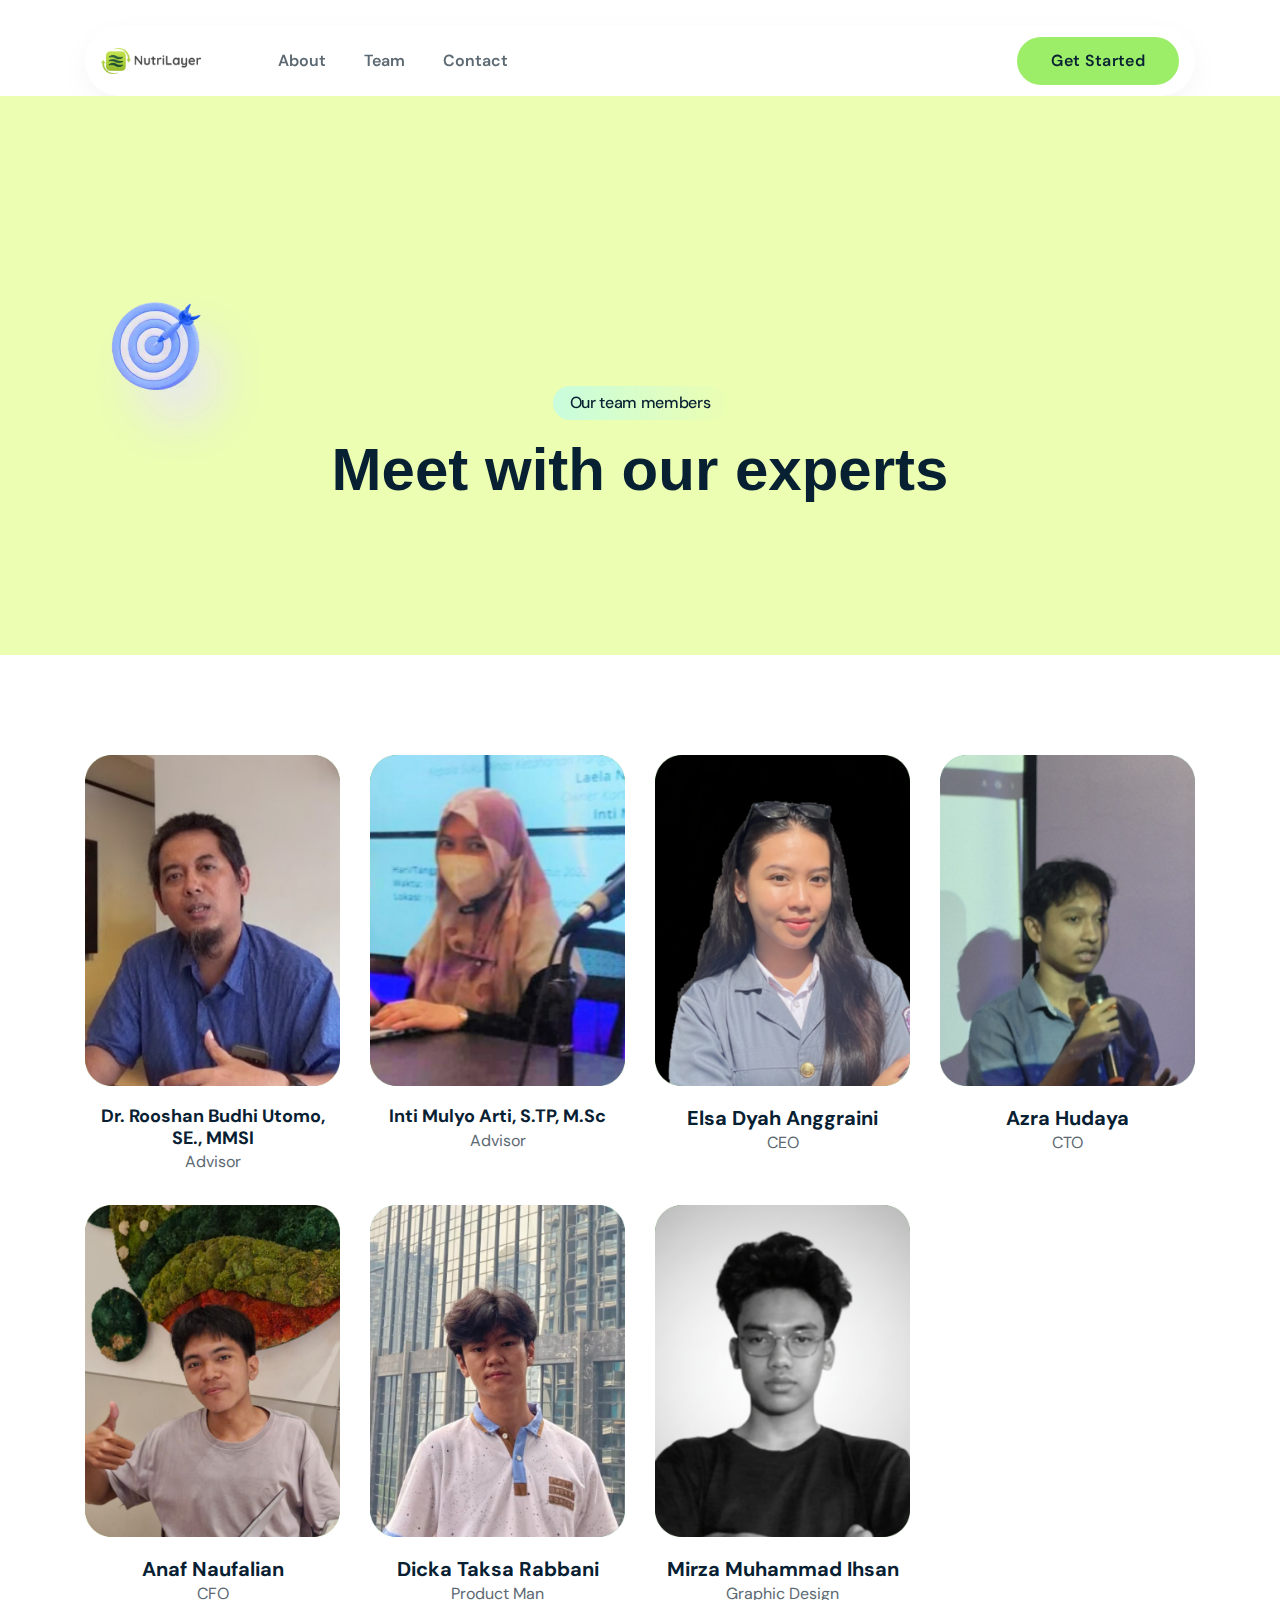
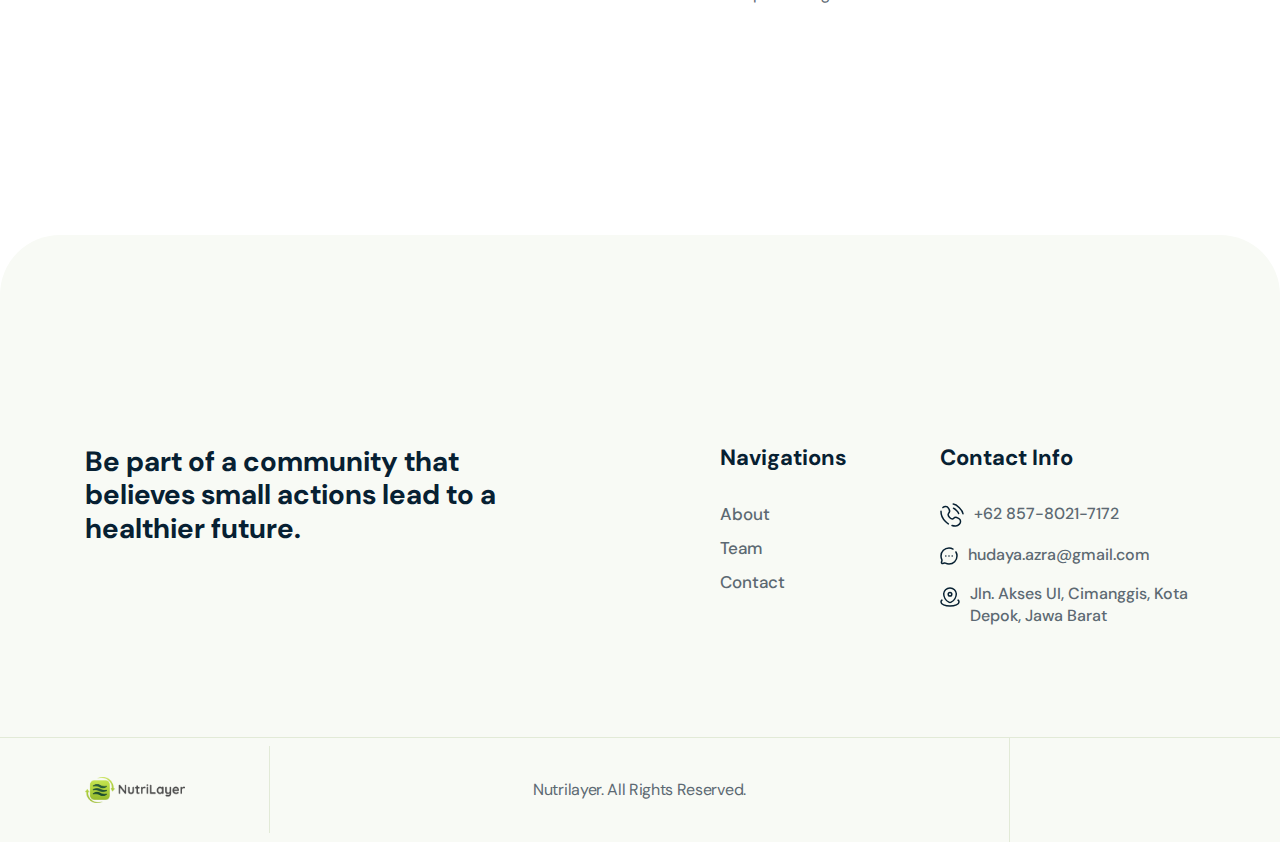
<file: team.html>
<!DOCTYPE html>
<html class="no-js" lang="zxx">
  <head>
    <meta charset="utf-8" />
    <meta http-equiv="x-ua-compatible" content="ie=edge" />
    <title>Nutrilayer</title>
    <meta name="description" content="" />
    <meta name="viewport" content="width=device-width, initial-scale=1" />

    <link
      rel="shortcut icon"
      type="image/x-icon"
      href="/assets/img/digital/logo/favicon.png"
    />

    <!-- CSS here -->
    <link rel="stylesheet" href="/assets/css/bootstrap.css" />
    <link rel="stylesheet" href="/assets/css/swiper-bundle.css" />
    <link rel="stylesheet" href="/assets/css/magnific-popup.css" />
    <link rel="stylesheet" href="/assets/css/font-awesome-pro.css" />
    <link rel="stylesheet" href="/assets/css/spacing.css" />
    <link rel="stylesheet" href="/assets/css/main.css" />
  </head>

  <body>
    <!-- Preloader Start -->
    <div class="preloader digi-loading">
      <div class="digi-loader"></div>
    </div>
    <!-- Preloader End -->

    <!-- back to top start -->
    <div class="back-to-top-wrapper back-to-top-digi">
      <button id="back_to_top" type="button" class="back-to-top-btn">
        <svg
          width="12"
          height="7"
          viewBox="0 0 12 7"
          fill="none"
          xmlns="http://www.w3.org/2000/svg"
        >
          <path
            d="M11 6L6 1L1 6"
            stroke="currentColor"
            stroke-width="1.5"
            stroke-linecap="round"
            stroke-linejoin="round"
          />
        </svg>
      </button>
    </div>
    <!-- back to top end -->

    <!-- offcanvas -->
    <div class="tp-offcanvas-area">
      <div class="tp-offcanvas-wrapper">
        <div
          class="tp-offcanvas-top d-flex align-items-center justify-content-between"
        >
          <div class="tp-offcanvas-logo">
            <a href="index.html">
              <img
                data-width="100"
                src="/assets/img/digital/logo/logo.png"
                alt=""
              />
            </a>
          </div>
          <div class="tp-offcanvas-close">
            <button
              class="tp-offcanvas-close-btn"
              type="button"
              aria-label="close offcanvas"
            >
              <svg
                width="37"
                height="38"
                viewBox="0 0 37 38"
                fill="none"
                xmlns="http://www.w3.org/2000/svg"
              >
                <path
                  d="M9.19141 9.80762L27.5762 28.1924"
                  stroke="currentColor"
                  stroke-width="1.5"
                  stroke-linecap="round"
                  stroke-linejoin="round"
                />
                <path
                  d="M9.19141 28.1924L27.5762 9.80761"
                  stroke="currentColor"
                  stroke-width="1.5"
                  stroke-linecap="round"
                  stroke-linejoin="round"
                />
              </svg>
            </button>
          </div>
        </div>

        <div class="tp-offcanvas-main">
          <div class="tp-offcanvas-content">
            <h3 class="tp-offcanvas-title">Hello There!</h3>
            <p>
              Let’s build a healthier and more sustainable world together. We’re
              here to help you design packaging that inspires trust, wellness,
              and environmental care.
            </p>
          </div>

          <div class="tp-offcanvas-menu d-xl-none">
            <nav></nav>
          </div>

          <div class="tp-offcanvas-contact">
            <h3 class="tp-offcanvas-title fs-20">Information</h3>
            <ul>
              <li><a href="tel:+6285780217172">+62 857 8021 7172</a></li>
              <li>
                <a href="mailto:hudaya.azra@gmail.com">hudaya.azra@gmail.com</a>
              </li>
              <li><a href="#">Jln. Akses UI, Kota Depok, Jawa Barat</a></li>
            </ul>
          </div>
        </div>
      </div>
    </div>
    <div class="body-overlay"></div>
    <!-- offcanvas end -->

    <header class="tp-header-height">
      <div class="tp-header-area">
        <div class="tp-header-digi-top d-none d-lg-block"></div>
        <div id="tp-header-sticky" class="tp-header-digi-bottom digi-sticky-bg">
          <div class="container">
            <div
              class="tp-header-digi-wrapper tp-header-md-space tp-round-100 p-relative"
            >
              <div class="row align-items-center">
                <div class="col-xl-9 col-md-4 col-5">
                  <div
                    class="tp-header-digi-menu-wrap d-flex align-items-center"
                  >
                    <div
                      class="tp-header-logo lh-1 d-flex align-content-center"
                    >
                      <a href="index.html"
                        ><img
                          data-width="100"
                          src="/assets/img/digital/logo/logo.png"
                          alt="logo"
                      /></a>
                    </div>
                    <div
                      class="tp-main-menu tp-main-menu-digi ml-90 d-none d-xl-block"
                    >
                      <nav class="tp-mobile-menu-active">
                        <ul>
                          <li><a href="about.html">About</a></li>
                          <li><a href="team.html">Team</a></li>
                          <li><a href="contact.html">Contact</a></li>
                        </ul>
                      </nav>
                    </div>
                  </div>
                </div>

                <div class="col-xl-3 col-md-8 col-7">
                  <div
                    class="tp-header-digi-btn d-flex align-items-center justify-content-end"
                  >
                    <a
                      class="tp-btn fw-600 tp-text-common-black tp-bg-theme-primary d-none d-sm-block tp-round-100"
                      href="contact.html"
                      >Get Started</a
                    >
                    <button
                      class="tp-header-bar tp-offcanvas-open-btn d-xl-none ml-10"
                      type="button"
                      aria-label="open menu"
                    >
                      <span>
                        <svg
                          width="25"
                          height="25"
                          viewBox="0 0 25 25"
                          fill="none"
                          xmlns="http://www.w3.org/2000/svg"
                        >
                          <path
                            d="M21.8808 10.2976H3.8808"
                            stroke="currentcolor"
                            stroke-width="2"
                            stroke-linecap="round"
                            stroke-linejoin="round"
                          ></path>
                          <path
                            d="M21.8808 6.29756H3.8808"
                            stroke="currentcolor"
                            stroke-width="2"
                            stroke-linecap="round"
                            stroke-linejoin="round"
                          ></path>
                          <path
                            d="M21.8808 14.2976H3.8808"
                            stroke="currentcolor"
                            stroke-width="2"
                            stroke-linecap="round"
                            stroke-linejoin="round"
                          ></path>
                          <path
                            d="M21.8808 18.2976H3.8808"
                            stroke="currentcolor"
                            stroke-width="2"
                            stroke-linecap="round"
                            stroke-linejoin="round"
                          ></path>
                        </svg>
                      </span>
                    </button>
                  </div>
                </div>
              </div>
            </div>
          </div>
        </div>
      </div>
      <!-- header-area-end -->
    </header>

    <main>
      <!-- breadcrumb -->
      <div
        class="tp-breadcrumb-area scene tp-breadcrumb-digi-space-2 tp-bg-common-fruit p-relative"
      >
        <div class="tp-breadcrumb-digi-shape-3 p-absolute d-none d-sm-block">
          <img
            class="layer"
            data-depth="0.2"
            src="/assets/img/digital/bradcrumb/shape-4.png"
            alt=""
          />
        </div>
        <div
          class="tp-breadcrumb-digi-shape-2 p-absolute mb-55 d-none d-sm-block"
        >
          <img
            class="layer p-relative"
            data-depth="0.2"
            src="/assets/img/digital/bradcrumb/shape-5.png"
            alt=""
          />
        </div>

        <div class="container">
          <div class="row align-items-center">
            <div class="col-lg-12">
              <div class="tp-breadcrumb-title-wrap text-center mb-20">
                <span
                  class="tp-digi-section-subtitle mb-20 fw-500 tp-text-common-black"
                  >Our team members</span
                >
                <h2 class="fs-60 fs-md-50 lh-1">Meet with our experts</h2>
              </div>
            </div>
          </div>
        </div>
      </div>
      <!-- breadcrumb end -->

      <!-- team area -->
      <div class="tp-team-area pt-160 pb-120">
        <div class="container">
          <div class="row">
            <!-- 4. Advisor -->
            <div class="col-xl-3 col-lg-4 col-md-6 col-sm-6">
              <div class="tp-team-digi-item tp-img-hover text-center mb-30">
                <div class="tp-team-digi-thumb fix tp-round-6 p-relative mb-20">
                  <img
                    class="w-100 tp-round-6 tp-img-hover-inner"
                    src="/assets/img/digital/team/rooshwan.png"
                    alt="Dr. Rooshan Budhi Utomo"
                  />
                </div>
                <div class="tp-team-digi-content">
                  <h6 class="fs-18 tp-ff-body mb-0">
                    <a class="underline-black" href="#"
                      >Dr. Rooshan Budhi Utomo, SE., MMSI</a
                    >
                  </h6>
                  <span>Advisor</span>
                </div>
              </div>
            </div>

            <!-- 5. Advisor -->
            <div class="col-xl-3 col-lg-4 col-md-6 col-sm-6">
              <div class="tp-team-digi-item tp-img-hover text-center mb-30">
                <div class="tp-team-digi-thumb fix tp-round-6 p-relative mb-20">
                  <img
                    class="w-100 tp-round-6 tp-img-hover-inner"
                    src="/assets/img/digital/team/inti.png"
                    alt="IntiMulyoArti"
                  />
                </div>
                <div class="tp-team-digi-content">
                  <h6 class="fs-18 tp-ff-body mb-0">
                    <a class="underline-black" href="#"
                      >Inti Mulyo Arti, S.TP, M.Sc</a
                    >
                  </h6>
                  <span>Advisor</span>
                </div>
              </div>
            </div>
            <!-- 1. CEO -->
            <div class="col-xl-3 col-lg-4 col-md-6 col-sm-6">
              <div class="tp-team-digi-item tp-img-hover text-center mb-30">
                <div class="tp-team-digi-thumb fix tp-round-6 p-relative mb-20">
                  <img
                    class="w-100 tp-round-6 tp-img-hover-inner"
                    src="/assets/img/digital/team/elsa.png"
                    alt="Elsa Dyah Anggraini"
                  />
                </div>
                <div class="tp-team-digi-content">
                  <h6 class="fs-20 tp-ff-body mb-0">
                    <a class="underline-black" href="#">Elsa Dyah Anggraini</a>
                  </h6>
                  <span>CEO</span>
                </div>
              </div>
            </div>

            <!-- 2. CTO -->
            <div class="col-xl-3 col-lg-4 col-md-6 col-sm-6">
              <div class="tp-team-digi-item tp-img-hover text-center mb-30">
                <div class="tp-team-digi-thumb fix tp-round-6 p-relative mb-20">
                  <img
                    class="w-100 tp-round-6 tp-img-hover-inner"
                    src="/assets/img/digital/team/arja.png"
                    alt="Azra Hudaya"
                  />
                </div>
                <div class="tp-team-digi-content">
                  <h6 class="fs-20 tp-ff-body mb-0">
                    <a class="underline-black" href="#">Azra Hudaya</a>
                  </h6>
                  <span>CTO</span>
                </div>
              </div>
            </div>

            <!-- 3. CFO -->
            <div class="col-xl-3 col-lg-4 col-md-6 col-sm-6">
              <div class="tp-team-digi-item tp-img-hover text-center mb-30">
                <div class="tp-team-digi-thumb fix tp-round-6 p-relative mb-20">
                  <img
                    class="w-100 tp-round-6 tp-img-hover-inner"
                    src="/assets/img/digital/team/anal.png"
                    alt="Anaf Naufalian"
                  />
                </div>
                <div class="tp-team-digi-content">
                  <h6 class="fs-20 tp-ff-body mb-0">
                    <a class="underline-black" href="#">Anaf Naufalian</a>
                  </h6>
                  <span>CFO</span>
                </div>
              </div>
            </div>

            <!-- 6. Product Man -->
            <div class="col-xl-3 col-lg-4 col-md-6 col-sm-6">
              <div class="tp-team-digi-item tp-img-hover text-center mb-30">
                <div class="tp-team-digi-thumb fix tp-round-6 p-relative mb-20">
                  <img
                    class="w-100 tp-round-6 tp-img-hover-inner"
                    src="/assets/img/digital/team/diggsa.png"
                    alt="Dicka Taksa Rabbani"
                  />
                </div>
                <div class="tp-team-digi-content">
                  <h6 class="fs-20 tp-ff-body mb-0">
                    <a class="underline-black" href="#">Dicka Taksa Rabbani</a>
                  </h6>
                  <span>Product Man</span>
                </div>
              </div>
            </div>

            <!-- 7. Graphic Design -->
            <div class="col-xl-3 col-lg-4 col-md-6 col-sm-6">
              <div class="tp-team-digi-item tp-img-hover text-center mb-30">
                <div class="tp-team-digi-thumb fix tp-round-6 p-relative mb-20">
                  <img
                    class="w-100 tp-round-6 tp-img-hover-inner"
                    src="/assets/img/digital/team/mirjak.png"
                    alt="Mirza Muhammad Ihsan"
                  />
                </div>
                <div class="tp-team-digi-content">
                  <h6 class="fs-20 tp-ff-body mb-0">
                    <a class="underline-black" href="#">Mirza Muhammad Ihsan</a>
                  </h6>
                  <span>Graphic Design</span>
                </div>
              </div>
            </div>
          </div>
          <!-- .row -->
        </div>
        <!-- .container -->
      </div>
      <!-- .tp-team-area -->

      <!-- cta -->

      <div
        class="tp-cta-area fix"
        data-anime='{ "el": "childs", "translateY": [0, 0], "perspective": [1200,1200], "scale": [1.05, 1], "rotateX": [30, 0], "opacity": [0,1], "duration": 800, "delay": 500, "staggervalue": 500, "easing": "easeOutQuad" }'
      >
        <div class="container">
          <div
            class="tp-cta-digi-space tp-bg-theme-primary p-relative tp-round-10 z-index-1"
          >
            <img
              class="tp-cta-digi-shape"
              src="../assets/img/digital/cta/shape.png"
              alt="cta"
            />
            <div class="row align-items-center">
              <div class="col-xxl-7 col-xl-6 col-lg-6">
                <div class="mb-20">
                  <h2 class="fs-xl-30 fs-lg-24">
                    Want to see how Nutrilayer can help your business grow
                    sustainably?
                  </h2>
                </div>
              </div>
              <div class="col-xxl-5 col-xl-6 col-lg-6">
                <div
                  class="tp-cta-digi-info d-flex align-items-center mb-20 ml-15"
                >
                  <span
                    class="message rounded-circle text-center tp-bg-common-lime"
                  >
                    <svg
                      width="36"
                      height="36"
                      viewBox="0 0 36 36"
                      fill="none"
                      xmlns="http://www.w3.org/2000/svg"
                    >
                      <path
                        d="M12.75 28.5H12C6 28.5 3 27 3 19.5V12C3 6 6 3 12 3H24C30 3 33 6 33 12V19.5C33 25.5 30 28.5 24 28.5H23.25C22.785 28.5 22.335 28.725 22.05 29.1L19.8 32.1C18.81 33.42 17.19 33.42 16.2 32.1L13.95 29.1C13.71 28.77 13.155 28.5 12.75 28.5Z"
                        stroke="#072032"
                        stroke-width="1.5"
                        stroke-miterlimit="10"
                        stroke-linecap="round"
                        stroke-linejoin="round"
                      />
                      <path
                        opacity="0.4"
                        d="M10.5 12H25.5"
                        stroke="#072032"
                        stroke-width="1.5"
                        stroke-linecap="round"
                        stroke-linejoin="round"
                      />
                      <path
                        opacity="0.4"
                        d="M10.5 19.5H19.5"
                        stroke="#072032"
                        stroke-width="1.5"
                        stroke-linecap="round"
                        stroke-linejoin="round"
                      />
                    </svg>
                  </span>
                  <div class="tp-cta-digi-mail ml-15 p-relative z-index-1">
                    <span class="d-block fw-500 fs-18 tp-text-common-black mb-5"
                      >We’re ready to discuss</span
                    >
                    <a
                      class="fw-600 fs-28 ls-m-2 underline-black fs-lg-20 tp-text-common-black hover-text-black"
                      href="mailto:hudaya.azra@gmail.com"
                      >hudaya.azra@gmail.com</a
                    >
                  </div>
                </div>
              </div>
            </div>
          </div>
        </div>
      </div>
      <span class="tp-cta-transparent-bg tp-whitest-bg"></span>
      <!-- tp-cta-area-end -->
    </main>

    <footer>
      <!-- footer area start -->
      <div class="tp-footer-area tp-whitest-bg pt-155">
        <div class="container">
          <div class="pb-70">
            <div class="row">
              <div class="col-xl-5 col-lg-4 col-md-6">
                <div class="tp-footer-digi-widget mb-40">
                  <h4 class="tp-ff-body fs-28 mb-30">
                    Be part of a community that believes small actions lead to a
                    healthier future.
                  </h4>
                </div>
              </div>
              <div class="col-xl-4 col-lg-4 col-md-6 col-sm-6">
                <div class="tp-footer-digi-widget space mb-40 ml-160">
                  <h4 class="tp-ff-body fs-22 mb-30">Navigations</h4>
                  <ul>
                    <li><a href="#">About</a></li>
                    <li><a href="#">Team</a></li>
                    <li><a href="#">Contact</a></li>
                  </ul>
                </div>
              </div>
              <div class="col-xl-3 col-lg-4 col-md-12 col-sm-6">
                <div class="tp-footer-digi-widget mb-40">
                  <h4 class="tp-ff-body fs-22 mb-30">Contact Info</h4>
                  <div class="d-flex">
                    <span class="mr-10 mb-15">
                      <svg
                        width="24"
                        height="24"
                        viewBox="0 0 24 24"
                        fill="none"
                        xmlns="http://www.w3.org/2000/svg"
                      >
                        <path
                          d="M13.2227 1C13.2227 1 15.9115 1.24444 19.3336 4.66659C22.7558 8.08874 23.0002 10.7776 23.0002 10.7776"
                          stroke="#072032"
                          stroke-width="1.5"
                          stroke-linecap="round"
                        />
                        <path
                          d="M13.4756 5.32031C13.4756 5.32031 14.6855 5.666 16.5004 7.48087C18.3152 9.29574 18.6609 10.5056 18.6609 10.5056"
                          stroke="#072032"
                          stroke-width="1.5"
                          stroke-linecap="round"
                        />
                        <path
                          d="M1.00801 8.25207C0.919597 10.5842 1.50981 14.5447 5.48265 18.5175C6.44111 19.476 7.39885 20.2376 8.33317 20.8403M2.8795 4.59055C4.58196 2.88809 7.29819 3.11683 8.37912 5.05369L9.17234 6.47501C9.88818 7.75769 9.60081 9.44033 8.47337 10.5678C8.47337 10.5678 8.47337 10.5678 8.47337 10.5678C8.47325 10.5679 7.10592 11.9355 9.58533 14.4149C12.0641 16.8936 13.4316 15.5276 13.4324 15.5268C13.4324 15.5268 13.4324 15.5268 13.4325 15.5268C14.5599 14.3994 16.2425 14.112 17.5252 14.8279L18.9465 15.6211C20.8834 16.702 21.1121 19.4182 19.4097 21.1207C18.3867 22.1437 17.1335 22.9397 15.7481 22.9922C14.7532 23.0299 13.4619 22.9441 11.9998 22.5249"
                          stroke="#072032"
                          stroke-width="1.5"
                          stroke-linecap="round"
                        />
                      </svg>
                    </span>
                    <a
                      class="fw-500 hover-text-black fs-16"
                      href="tel:+6285780217172"
                      >+62 857-8021-7172</a
                    >
                  </div>
                  <div class="d-flex mb-15">
                    <span class="mr-10">
                      <svg
                        width="18"
                        height="18"
                        viewBox="0 0 18 18"
                        fill="none"
                        xmlns="http://www.w3.org/2000/svg"
                      >
                        <path
                          d="M6.6 8.99945C6.6 9.44128 6.24183 9.79945 5.8 9.79945C5.35817 9.79945 5 9.44128 5 8.99945C5 8.55762 5.35817 8.19945 5.8 8.19945C6.24183 8.19945 6.6 8.55762 6.6 8.99945Z"
                          fill="#072032"
                        />
                        <path
                          d="M9.8 8.99945C9.8 9.44128 9.44183 9.79945 9 9.79945C8.55817 9.79945 8.2 9.44128 8.2 8.99945C8.2 8.55762 8.55817 8.19945 9 8.19945C9.44183 8.19945 9.8 8.55762 9.8 8.99945Z"
                          fill="#072032"
                        />
                        <path
                          d="M13 8.99945C13 9.44128 12.6418 9.79945 12.2 9.79945C11.7582 9.79945 11.4 9.44128 11.4 8.99945C11.4 8.55762 11.7582 8.19945 12.2 8.19945C12.6418 8.19945 13 8.55762 13 8.99945Z"
                          fill="#072032"
                        />
                        <path
                          d="M13 2.07026C11.8233 1.38958 10.4571 1 9 1C4.58172 1 1 4.58172 1 9C1 10.2797 1.30049 11.4893 1.83477 12.562C1.97675 12.847 2.02401 13.1729 1.94169 13.4805L1.46521 15.2613C1.25836 16.0344 1.96561 16.7416 2.73868 16.5348L4.51951 16.0583C4.82715 15.976 5.15297 16.0233 5.43802 16.1652C6.51069 16.6995 7.72025 17 9 17C13.4183 17 17 13.4183 17 9C17 7.54285 16.6104 6.17669 15.9297 5"
                          stroke="#072032"
                          stroke-width="1.5"
                          stroke-linecap="round"
                        />
                      </svg>
                    </span>
                    <a
                      class="fw-500 hover-text-black fs-16"
                      href="mailto:hudaya.azra@gmail.com"
                      >hudaya.azra@gmail.com</a
                    >
                  </div>
                  <div class="d-flex mb-15">
                    <span class="mr-10">
                      <svg
                        width="20"
                        height="20"
                        viewBox="0 0 20 20"
                        fill="none"
                        xmlns="http://www.w3.org/2000/svg"
                      >
                        <path
                          d="M3.69922 6.86317C3.69922 3.62503 6.51983 1 9.99922 1C13.4786 1 16.2992 3.62503 16.2992 6.86317C16.2992 10.0759 14.2885 13.8249 11.1513 15.1656C10.4199 15.4781 9.57849 15.4781 8.84716 15.1656C5.70996 13.8249 3.69922 10.0759 3.69922 6.86317Z"
                          stroke="#072032"
                          stroke-width="1.5"
                        />
                        <path
                          d="M11.7992 7.3C11.7992 8.29411 10.9933 9.1 9.99922 9.1C9.00511 9.1 8.19922 8.29411 8.19922 7.3C8.19922 6.30589 9.00511 5.5 9.99922 5.5C10.9933 5.5 11.7992 6.30589 11.7992 7.3Z"
                          stroke="#072032"
                          stroke-width="1.5"
                        />
                        <path
                          d="M18.0645 13.1502C18.6633 13.6924 19 14.3036 19 14.9502C19 17.1869 14.9706 19.0002 10 19.0002C5.02944 19.0002 1 17.1869 1 14.9502C1 14.3036 1.33671 13.6924 1.93552 13.1502"
                          stroke="#072032"
                          stroke-width="1.5"
                          stroke-linecap="round"
                        />
                      </svg>
                    </span>
                    <a
                      class="fw-500 hover-text-black lh-22 fs-16"
                      href="https://www.google.com/maps/search/?api=1&query=jln.+akses+ui,+cimanggis,+kota+depok,+jawa+barat"
                      target="_blank"
                      >Jln. Akses UI, Cimanggis, Kota Depok, Jawa Barat</a
                    >
                  </div>
                </div>
              </div>
            </div>
          </div>
        </div>
        <div class="tp-footer-digi-bottom">
          <div class="container">
            <div class="row gx-0 tp-footer-digi-border align-items-center">
              <div class="col-xxl-3 col-xl-2 col-lg-2">
                <div class="mb-10">
                  <a href="index.html"
                    ><img
                      data-width="100"
                      src="../assets/img/digital/logo/logo.png"
                      alt="logo"
                  /></a>
                </div>
              </div>
              <div class="col-xxl-6 col-xl-8 col-lg-8">
                <div class="tp-footer-digi-copyright text-center mb-20">
                  <p class="mb-0 fs-10 mt-10">
                    Nutrilayer. All Rights Reserved.
                  </p>
                </div>
              </div>
              <div class="col-xxl-3 col-xl-2 col-lg-2"></div>
            </div>
          </div>
        </div>
      </div>
      <!-- footer area end -->
    </footer>

    <!-- JS here -->
    <script src="../assets/js/vendor/jquery.js"></script>
    <script src="../assets/js/jquery.appear.js"></script>
    <script src="../assets/js/bootstrap-bundle.js"></script>
    <script src="../assets/js/swiper-bundle.js"></script>
    <script src="../assets/js/magnific-popup.js"></script>
    <script src="../assets/js/nice-select.js"></script>
    <script src="../assets/js/isotope-pkgd.js"></script>
    <script src="../assets/js/imagesloaded-pkgd.js"></script>
    <script src="../assets/js/ajax-form.js"></script>
    <script src="../assets/js/anime.min.js"></script>
    <script src="../assets/js/parallax.js"></script>
    <script src="../assets/js/parallax-scrool.js"></script>
    <script src="../assets/js/Jarallax.js"></script>
    <script src="../assets/js/atropos.js"></script>
    <script src="../assets/js/pie-chart.js"></script>
    <script src="../assets/js/slider-init.js"></script>
    <script src="../assets/js/main.js"></script>
  </body>
</html>
</file>
<file: assets/css/spacing.css>
.mt-5{margin-top:5px !important}.mt-10{margin-top:10px}.mt-15{margin-top:15px}.mt-20{margin-top:20px}.mt-25{margin-top:25px}.mt-30{margin-top:30px}.mt-35{margin-top:35px}.mt-40{margin-top:40px}.mt-45{margin-top:45px}.mt-50{margin-top:50px}.mt-55{margin-top:55px}.mt-60{margin-top:60px}.mt-65{margin-top:65px}.mt-70{margin-top:70px}.mt-75{margin-top:75px}.mt-80{margin-top:80px}.mt-85{margin-top:85px}.mt-90{margin-top:90px}.mt-95{margin-top:95px}.mt-100{margin-top:100px}.mt-105{margin-top:105px}.mt-110{margin-top:110px}.mt-115{margin-top:115px}.mt-120{margin-top:120px}.mt-125{margin-top:125px}.mt-130{margin-top:130px}.mt-135{margin-top:135px}.mt-140{margin-top:140px}.mt-145{margin-top:145px}.mt-150{margin-top:150px}.mt-155{margin-top:155px}.mt-160{margin-top:160px}.mt-165{margin-top:165px}.mt-170{margin-top:170px}.mt-175{margin-top:175px}.mt-180{margin-top:180px}.mt-185{margin-top:185px}.mt-190{margin-top:190px}.mt-195{margin-top:195px}.mt-200{margin-top:200px}.mb-5{margin-bottom:5px !important}.mb-10{margin-bottom:10px}.mb-15{margin-bottom:15px}.mb-20{margin-bottom:20px}.mb-25{margin-bottom:25px}.mb-30{margin-bottom:30px}.mb-35{margin-bottom:35px}.mb-40{margin-bottom:40px}.mb-45{margin-bottom:45px}.mb-50{margin-bottom:50px}.mb-55{margin-bottom:55px}.mb-60{margin-bottom:60px}.mb-65{margin-bottom:65px}.mb-70{margin-bottom:70px}.mb-75{margin-bottom:75px}.mb-80{margin-bottom:80px}.mb-85{margin-bottom:85px}.mb-90{margin-bottom:90px}.mb-95{margin-bottom:95px}.mb-100{margin-bottom:100px}.mb-105{margin-bottom:105px}.mb-110{margin-bottom:110px}.mb-115{margin-bottom:115px}.mb-120{margin-bottom:120px}.mb-125{margin-bottom:125px}.mb-130{margin-bottom:130px}.mb-135{margin-bottom:135px}.mb-140{margin-bottom:140px}.mb-145{margin-bottom:145px}.mb-150{margin-bottom:150px}.mb-155{margin-bottom:155px}.mb-160{margin-bottom:160px}.mb-165{margin-bottom:165px}.mb-170{margin-bottom:170px}.mb-175{margin-bottom:175px}.mb-180{margin-bottom:180px}.mb-185{margin-bottom:185px}.mb-190{margin-bottom:190px}.mb-195{margin-bottom:195px}.mb-200{margin-bottom:200px}.ml-5{margin-left:5px}.ml-10{margin-left:10px}.ml-15{margin-left:15px}.ml-20{margin-left:20px}.ml-25{margin-left:25px}.ml-30{margin-left:30px}.ml-35{margin-left:35px}.ml-40{margin-left:40px}.ml-45{margin-left:45px}.ml-50{margin-left:50px}.ml-55{margin-left:55px}.ml-60{margin-left:60px}.ml-65{margin-left:65px}.ml-70{margin-left:70px}.ml-75{margin-left:75px}.ml-80{margin-left:80px}.ml-85{margin-left:85px}.ml-90{margin-left:90px}.ml-95{margin-left:95px}.ml-100{margin-left:100px}.ml-105{margin-left:105px}.ml-110{margin-left:110px}.ml-115{margin-left:115px}.ml-120{margin-left:120px}.ml-125{margin-left:125px}.ml-130{margin-left:130px}.ml-135{margin-left:135px}.ml-140{margin-left:140px}.ml-145{margin-left:145px}.ml-150{margin-left:150px}.ml-155{margin-left:155px}.ml-160{margin-left:160px}.ml-165{margin-left:165px}.ml-170{margin-left:170px}.ml-175{margin-left:175px}.ml-180{margin-left:180px}.ml-185{margin-left:185px}.ml-190{margin-left:190px}.ml-195{margin-left:195px}.ml-200{margin-left:200px}.mr-5{margin-right:5px}.mr-10{margin-right:10px}.mr-15{margin-right:15px}.mr-20{margin-right:20px}.mr-25{margin-right:25px}.mr-30{margin-right:30px}.mr-35{margin-right:35px}.mr-40{margin-right:40px}.mr-45{margin-right:45px}.mr-50{margin-right:50px}.mr-55{margin-right:55px}.mr-60{margin-right:60px}.mr-65{margin-right:65px}.mr-70{margin-right:70px}.mr-75{margin-right:75px}.mr-80{margin-right:80px}.mr-85{margin-right:85px}.mr-90{margin-right:90px}.mr-95{margin-right:95px}.mr-100{margin-right:100px}.mr-105{margin-right:105px}.mr-110{margin-right:110px}.mr-115{margin-right:115px}.mr-120{margin-right:120px}.mr-125{margin-right:125px}.mr-130{margin-right:130px}.mr-135{margin-right:135px}.mr-140{margin-right:140px}.mr-145{margin-right:145px}.mr-150{margin-right:150px}.mr-155{margin-right:155px}.mr-160{margin-right:160px}.mr-165{margin-right:165px}.mr-170{margin-right:170px}.mr-175{margin-right:175px}.mr-180{margin-right:180px}.mr-185{margin-right:185px}.mr-190{margin-right:190px}.mr-195{margin-right:195px}.mr-200{margin-right:200px}.pt-5{padding-top:5px !important}.pt-10{padding-top:10px}.pt-15{padding-top:15px}.pt-20{padding-top:20px}.pt-25{padding-top:25px}.pt-30{padding-top:30px}.pt-35{padding-top:35px}.pt-40{padding-top:40px}.pt-45{padding-top:45px}.pt-50{padding-top:50px}.pt-55{padding-top:55px}.pt-60{padding-top:60px}.pt-65{padding-top:65px}.pt-70{padding-top:70px}.pt-75{padding-top:75px}.pt-80{padding-top:80px}.pt-85{padding-top:85px}.pt-90{padding-top:90px}.pt-95{padding-top:95px}.pt-100{padding-top:100px}.pt-105{padding-top:105px}.pt-110{padding-top:110px}.pt-115{padding-top:115px}.pt-120{padding-top:120px}.pt-125{padding-top:125px}.pt-130{padding-top:130px}.pt-135{padding-top:135px}.pt-140{padding-top:140px}.pt-145{padding-top:145px}.pt-150{padding-top:150px}.pt-155{padding-top:155px}.pt-160{padding-top:160px}.pt-165{padding-top:165px}.pt-170{padding-top:170px}.pt-175{padding-top:175px}.pt-180{padding-top:180px}.pt-185{padding-top:185px}.pt-190{padding-top:190px}.pt-195{padding-top:195px}.pt-200{padding-top:200px}.pb-5{padding-bottom:5px !important}.pb-10{padding-bottom:10px}.pb-15{padding-bottom:15px}.pb-20{padding-bottom:20px}.pb-25{padding-bottom:25px}.pb-30{padding-bottom:30px}.pb-35{padding-bottom:35px}.pb-40{padding-bottom:40px}.pb-45{padding-bottom:45px}.pb-50{padding-bottom:50px}.pb-55{padding-bottom:55px}.pb-60{padding-bottom:60px}.pb-65{padding-bottom:65px}.pb-70{padding-bottom:70px}.pb-75{padding-bottom:75px}.pb-80{padding-bottom:80px}.pb-85{padding-bottom:85px}.pb-90{padding-bottom:90px}.pb-95{padding-bottom:95px}.pb-100{padding-bottom:100px}.pb-105{padding-bottom:105px}.pb-110{padding-bottom:110px}.pb-115{padding-bottom:115px}.pb-120{padding-bottom:120px}.pb-125{padding-bottom:125px}.pb-130{padding-bottom:130px}.pb-135{padding-bottom:135px}.pb-140{padding-bottom:140px}.pb-145{padding-bottom:145px}.pb-150{padding-bottom:150px}.pb-155{padding-bottom:155px}.pb-160{padding-bottom:160px}.pb-165{padding-bottom:165px}.pb-170{padding-bottom:170px}.pb-175{padding-bottom:175px}.pb-180{padding-bottom:180px}.pb-185{padding-bottom:185px}.pb-190{padding-bottom:190px}.pb-195{padding-bottom:195px}.pb-200{padding-bottom:200px}.pl-5{padding-left:5px}.pl-10{padding-left:10px}.pl-15{padding-left:15px}.pl-20{padding-left:20px}.pl-25{padding-left:25px}.pl-30{padding-left:30px}.pl-35{padding-left:35px}.pl-40{padding-left:40px}.pl-45{padding-left:45px}.pl-50{padding-left:50px}.pl-55{padding-left:55px}.pl-60{padding-left:60px}.pl-65{padding-left:65px}.pl-70{padding-left:70px}.pl-75{padding-left:75px}.pl-80{padding-left:80px}.pl-85{padding-left:85px}.pl-90{padding-left:90px}.pl-95{padding-left:95px}.pl-100{padding-left:100px}.pl-105{padding-left:105px}.pl-110{padding-left:110px}.pl-115{padding-left:115px}.pl-120{padding-left:120px}.pl-125{padding-left:125px}.pl-130{padding-left:130px}.pl-135{padding-left:135px}.pl-140{padding-left:140px}.pl-145{padding-left:145px}.pl-150{padding-left:150px}.pl-155{padding-left:155px}.pl-160{padding-left:160px}.pl-165{padding-left:165px}.pl-170{padding-left:170px}.pl-175{padding-left:175px}.pl-180{padding-left:180px}.pl-185{padding-left:185px}.pl-190{padding-left:190px}.pl-195{padding-left:195px}.pl-200{padding-left:200px}.pr-5{padding-right:5px}.pr-10{padding-right:10px}.pr-15{padding-right:15px}.pr-20{padding-right:20px}.pr-25{padding-right:25px}.pr-30{padding-right:30px}.pr-35{padding-right:35px}.pr-40{padding-right:40px}.pr-45{padding-right:45px}.pr-50{padding-right:50px}.pr-55{padding-right:55px}.pr-60{padding-right:60px}.pr-65{padding-right:65px}.pr-70{padding-right:70px}.pr-75{padding-right:75px}.pr-80{padding-right:80px}.pr-85{padding-right:85px}.pr-90{padding-right:90px}.pr-95{padding-right:95px}.pr-100{padding-right:100px}.pr-105{padding-right:105px}.pr-110{padding-right:110px}.pr-115{padding-right:115px}.pr-120{padding-right:120px}.pr-125{padding-right:125px}.pr-130{padding-right:130px}.pr-135{padding-right:135px}.pr-140{padding-right:140px}.pr-145{padding-right:145px}.pr-150{padding-right:150px}.pr-155{padding-right:155px}.pr-160{padding-right:160px}.pr-165{padding-right:165px}.pr-170{padding-right:170px}.pr-175{padding-right:175px}.pr-180{padding-right:180px}.pr-185{padding-right:185px}.pr-190{padding-right:190px}.pr-195{padding-right:195px}.pr-200{padding-right:200px}
</file>
